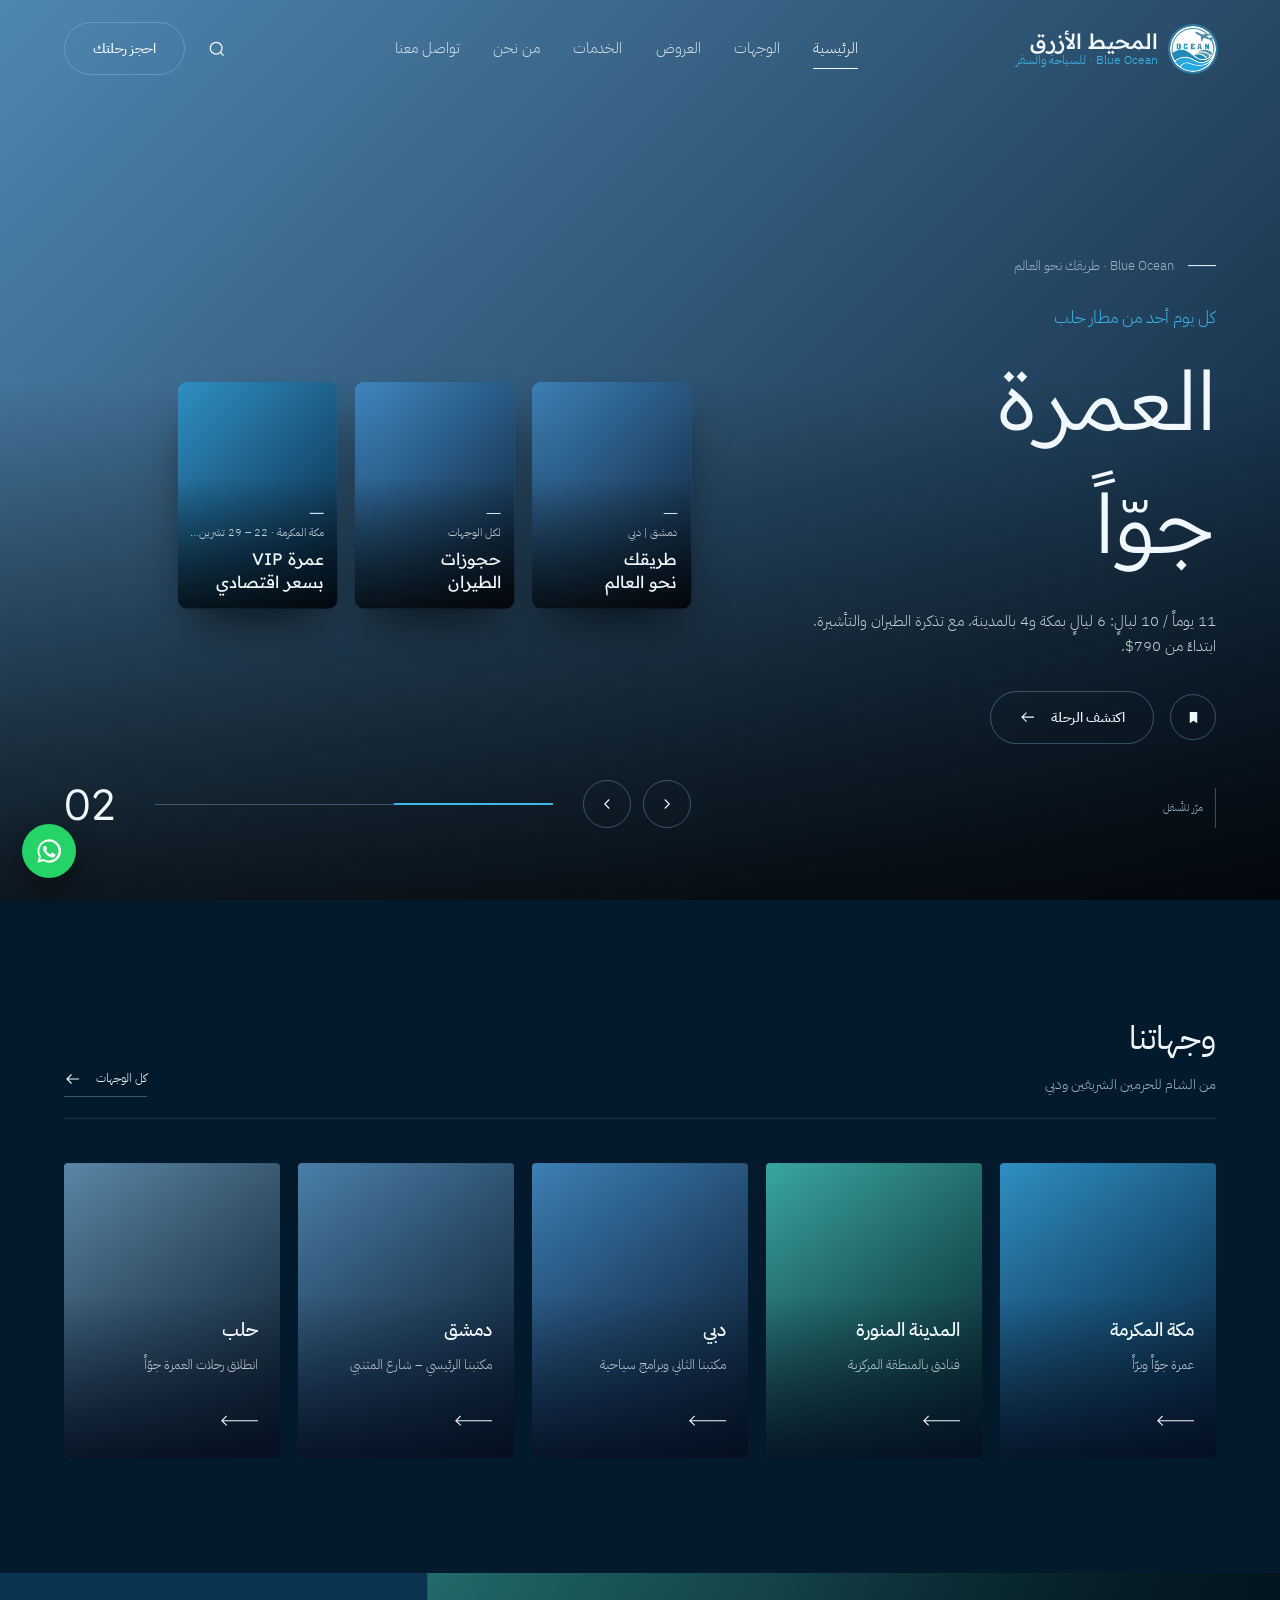
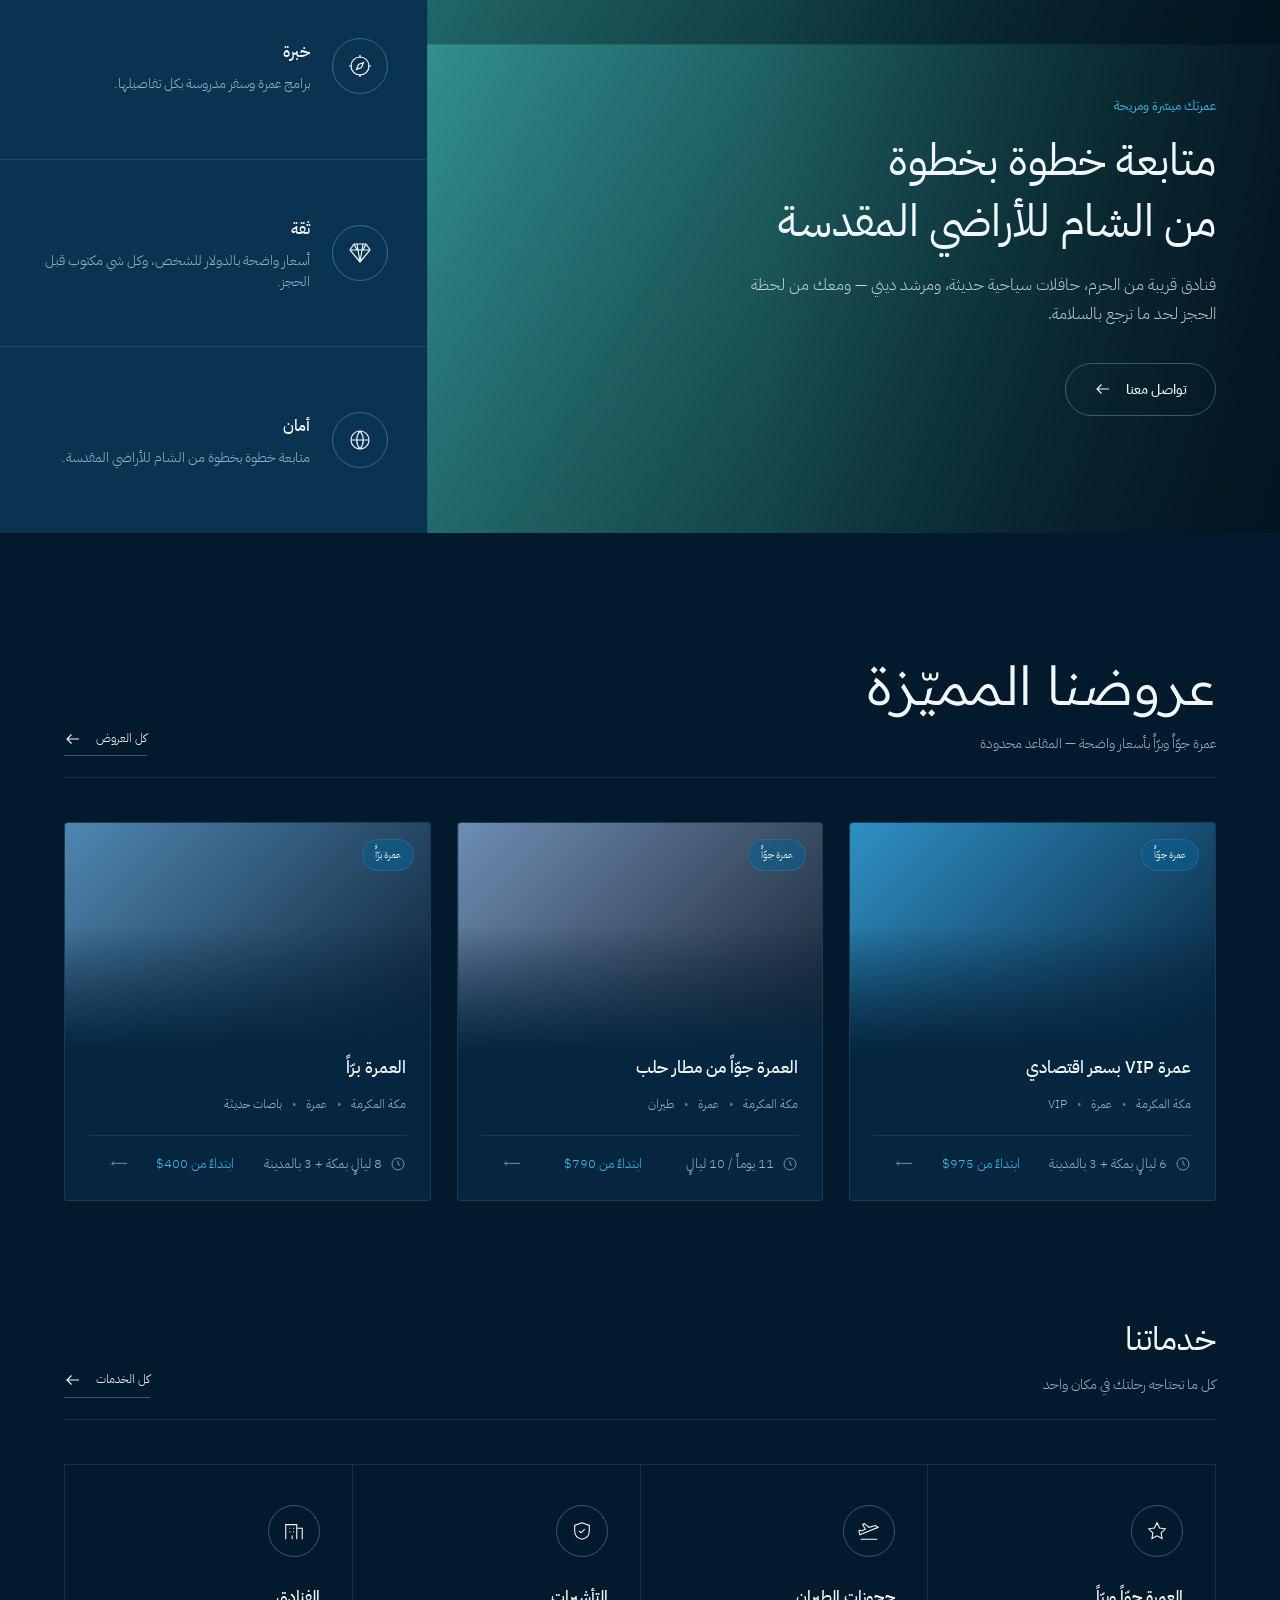
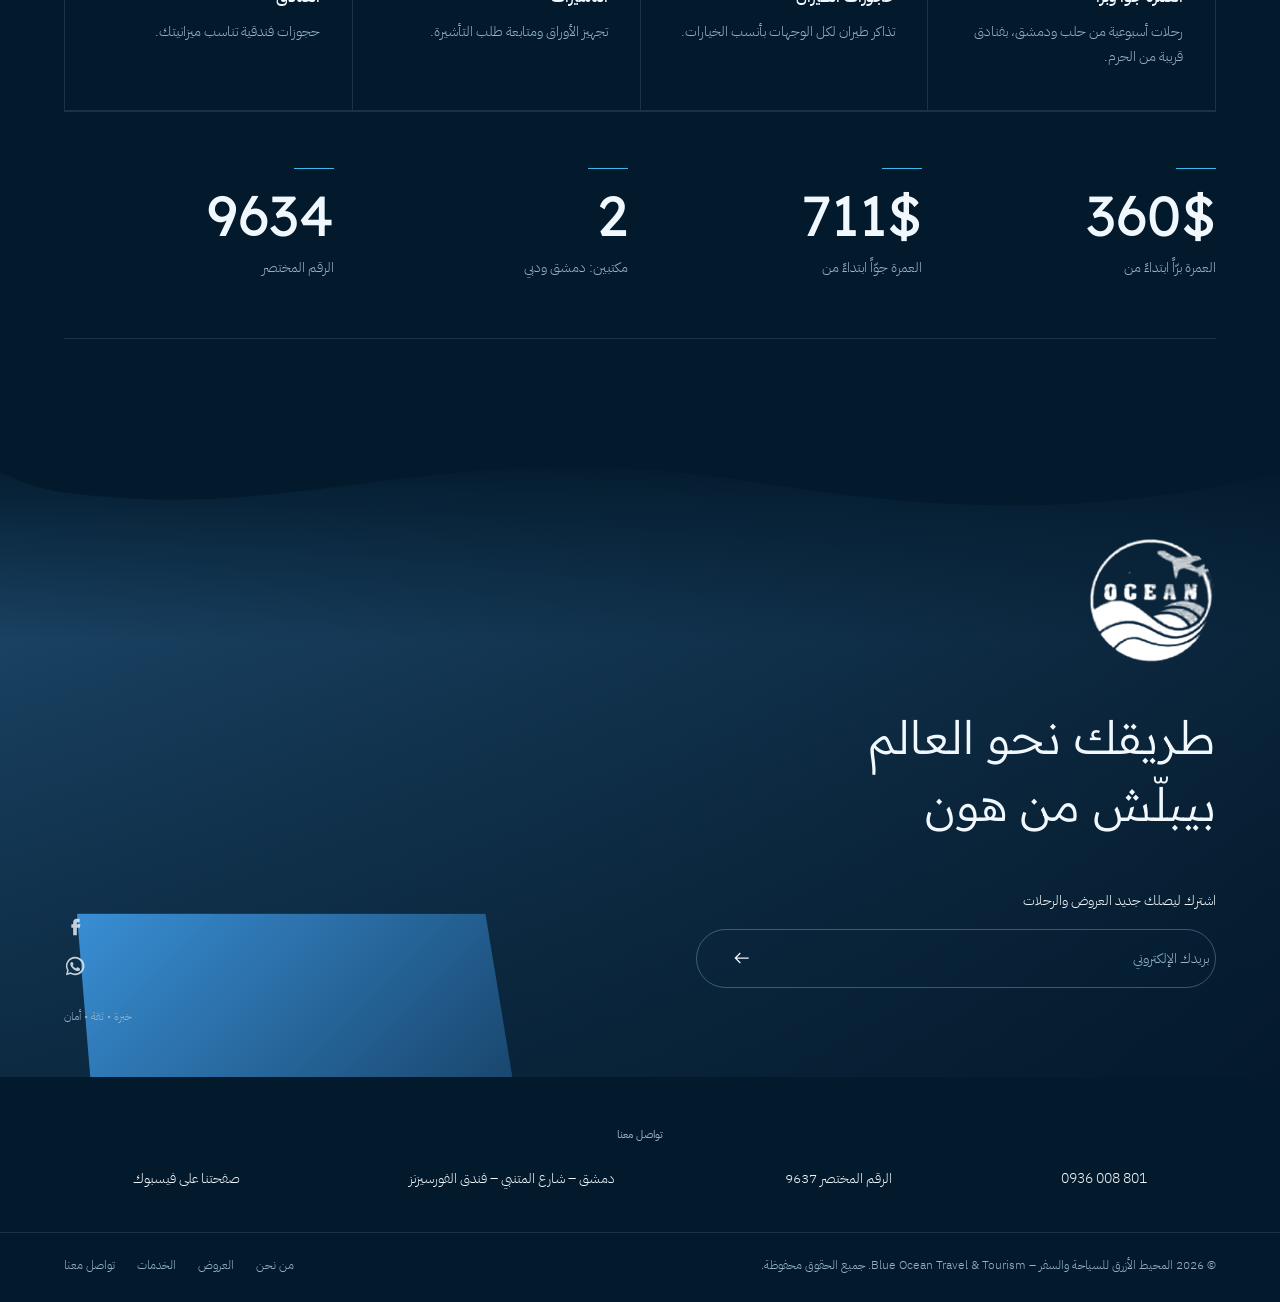
<file: index.html>
<!DOCTYPE html>
<html lang="ar" dir="rtl">
<head>
  <meta charset="UTF-8" />
  <meta name="viewport" content="width=device-width, initial-scale=1.0" />
  <link rel="preconnect" href="https://fonts.googleapis.com" />
  <link rel="preconnect" href="https://fonts.gstatic.com" crossorigin />
  <link href="https://fonts.googleapis.com/css2?family=IBM+Plex+Sans+Arabic:wght@300;400;500&family=Readex+Pro:wght@200;300;400;500&display=swap" rel="stylesheet" />
  <link rel="icon" type="image/png" href="images/favicon.png" />
  <link rel="stylesheet" href="css/style.css" />
  <link rel="stylesheet" href="css/rtl.css" />
  <title>المحيط الأزرق للسياحة والسفر | Blue Ocean Travel & Tourism – دمشق | دبي</title>
  <meta name="description" content="المحيط الأزرق للسياحة والسفر – Blue Ocean: عمرة جوّاً من حلب وعمرة برّاً، حجوزات طيران، تأشيرات، فنادق وبرامج سياحية. دمشق | دبي." />
</head>
<body data-page="home">
  <div id="site-header"></div>

  <section class="hero" id="hero">
    <div class="hero__timer"><span></span></div>
    <div class="hero__bg" id="heroBg"></div>
    <div class="hero__shade"></div>

    <div class="hero__content">
      <p class="hero__eyebrow">Blue Ocean · طريقك نحو العالم</p>
      <p class="hero__place mask"><span id="heroPlace"></span></p>
      <h1 class="hero__title" id="heroTitle"></h1>
      <p class="hero__desc mask"><span id="heroDesc"></span></p>
      <div class="mask">
        <span class="hero__actions-inner">
          <button class="btn-round" aria-label="حفظ">
            <svg viewBox="0 0 24 24" fill="currentColor"><path d="M6 3h12v18l-6-4-6 4z"/></svg>
          </button>
          <a href="#" class="btn" id="heroLink">اكتشف الرحلة
            <svg viewBox="0 0 24 24" fill="none" stroke="currentColor" stroke-width="1.5"><path d="M4 12h15M14 6l6 6-6 6"/></svg>
          </a>
        </span>
      </div>
    </div>

    <div class="hero__cards" id="heroCards"></div>

    <div class="hero__controls">
      <button class="arrow" id="prevBtn" aria-label="السابق"><svg viewBox="0 0 24 24" fill="none" stroke="currentColor" stroke-width="1.5"><path d="m15 18-6-6 6-6"/></svg></button>
      <button class="arrow" id="nextBtn" aria-label="التالي"><svg viewBox="0 0 24 24" fill="none" stroke="currentColor" stroke-width="1.5"><path d="m9 18 6-6-6-6"/></svg></button>
      <div class="hero__progress"><span id="progressFill"></span></div>
      <div class="hero__num mask"><span id="heroNum">01</span></div>
    </div>

    <div class="hero__scroll"><i></i>مرّر للأسفل</div>
  </section>

  <section class="section">
    <div class="container">
      <div class="section-head reveal">
        <div>
          <h2 class="h-md">وجهاتنا</h2>
          <p>من الشام للحرمين الشريفين ودبي</p>
        </div>
        <a href="destinations.html" class="link-all">كل الوجهات
          <svg viewBox="0 0 24 24" fill="none" stroke="currentColor" stroke-width="1.5"><path d="M4 12h15M14 6l6 6-6 6"/></svg></a>
      </div>
      <div class="dest-grid" id="popularDest"></div>
    </div>
  </section>

  <section class="split">
    <div class="split__media" data-bg="madinah">
      <div class="split__content reveal">
        <span class="eyebrow">عمرتك ميسّرة ومريحة</span>
        <h2 class="h-md">متابعة خطوة بخطوة<br/>من الشام للأراضي المقدسة</h2>
        <p>فنادق قريبة من الحرم، حافلات سياحية حديثة، ومرشد ديني — ومعك من لحظة الحجز لحد ما ترجع بالسلامة.</p>
        <a href="contact.html" class="btn">تواصل معنا
          <svg viewBox="0 0 24 24" fill="none" stroke="currentColor" stroke-width="1.5"><path d="M4 12h15M14 6l6 6-6 6"/></svg></a>
      </div>
    </div>
    <div class="split__features" id="homeFeatures"></div>
  </section>

  <section class="section">
    <div class="container">
      <div class="section-head reveal">
        <div>
          <h2 class="h-lg">عروضنا المميّزة</h2>
          <p>عمرة جوّاً وبرّاً بأسعار واضحة — المقاعد محدودة</p>
        </div>
        <a href="tours.html" class="link-all">كل العروض
          <svg viewBox="0 0 24 24" fill="none" stroke="currentColor" stroke-width="1.5"><path d="M4 12h15M14 6l6 6-6 6"/></svg></a>
      </div>
      <div class="tours-grid" id="signatureTours"></div>
    </div>
  </section>

  <section class="section section--tight">
    <div class="container">
      <div class="section-head reveal">
        <div>
          <h2 class="h-md">خدماتنا</h2>
          <p>كل ما تحتاجه رحلتك في مكان واحد</p>
        </div>
        <a href="services.html" class="link-all">كل الخدمات
          <svg viewBox="0 0 24 24" fill="none" stroke="currentColor" stroke-width="1.5"><path d="M4 12h15M14 6l6 6-6 6"/></svg></a>
      </div>
      <div class="services" id="homeServices"></div>

      <div class="stats">
        <div class="stat reveal"><b>400$</b><span>العمرة برّاً ابتداءً من</span></div>
        <div class="stat reveal"><b>790$</b><span>العمرة جوّاً ابتداءً من</span></div>
        <div class="stat reveal"><b>2</b><span>مكتبين: دمشق ودبي</span></div>
        <div class="stat reveal"><b>9637</b><span>الرقم المختصر</span></div>
      </div>
    </div>
  </section>


  <div id="site-footer"></div>
  <script src="js/data.js"></script>
  <script src="js/main.js"></script>
  <script src="js/animations.js"></script>
</body>
</html>
</file>
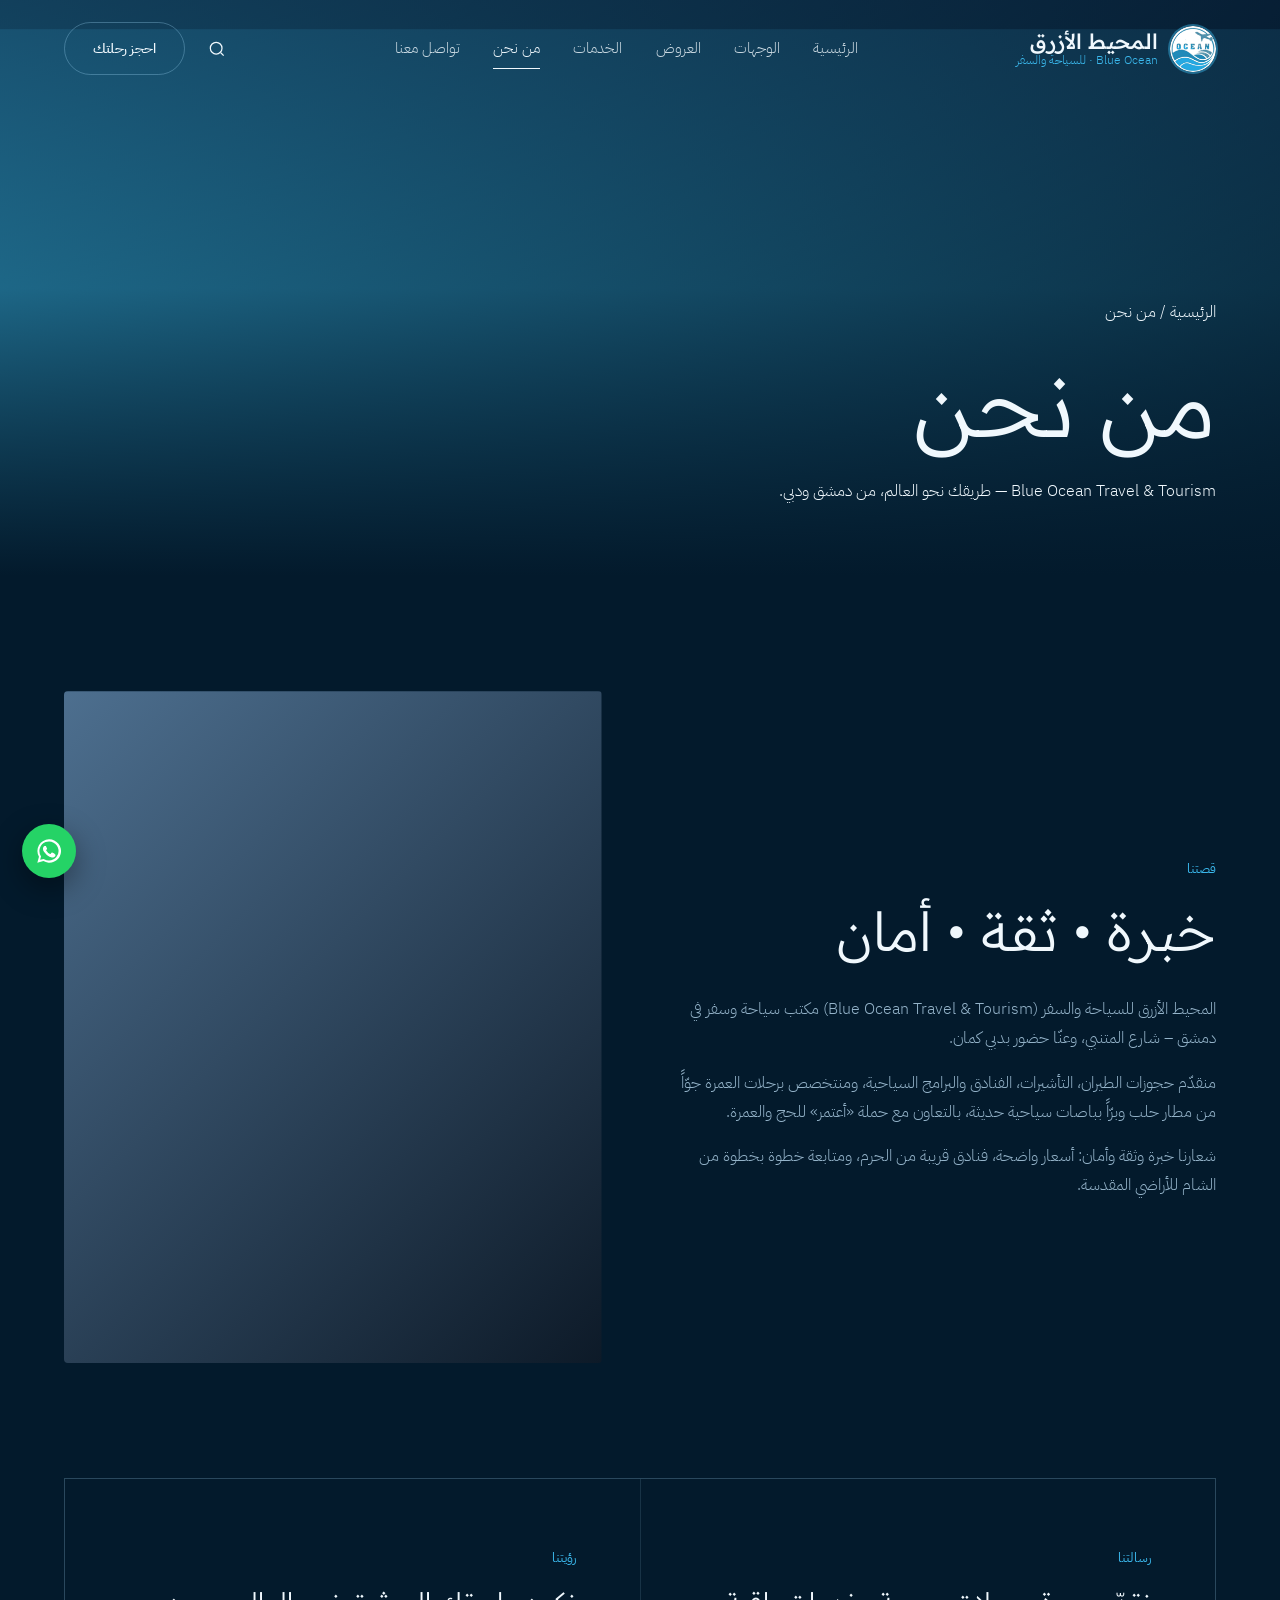
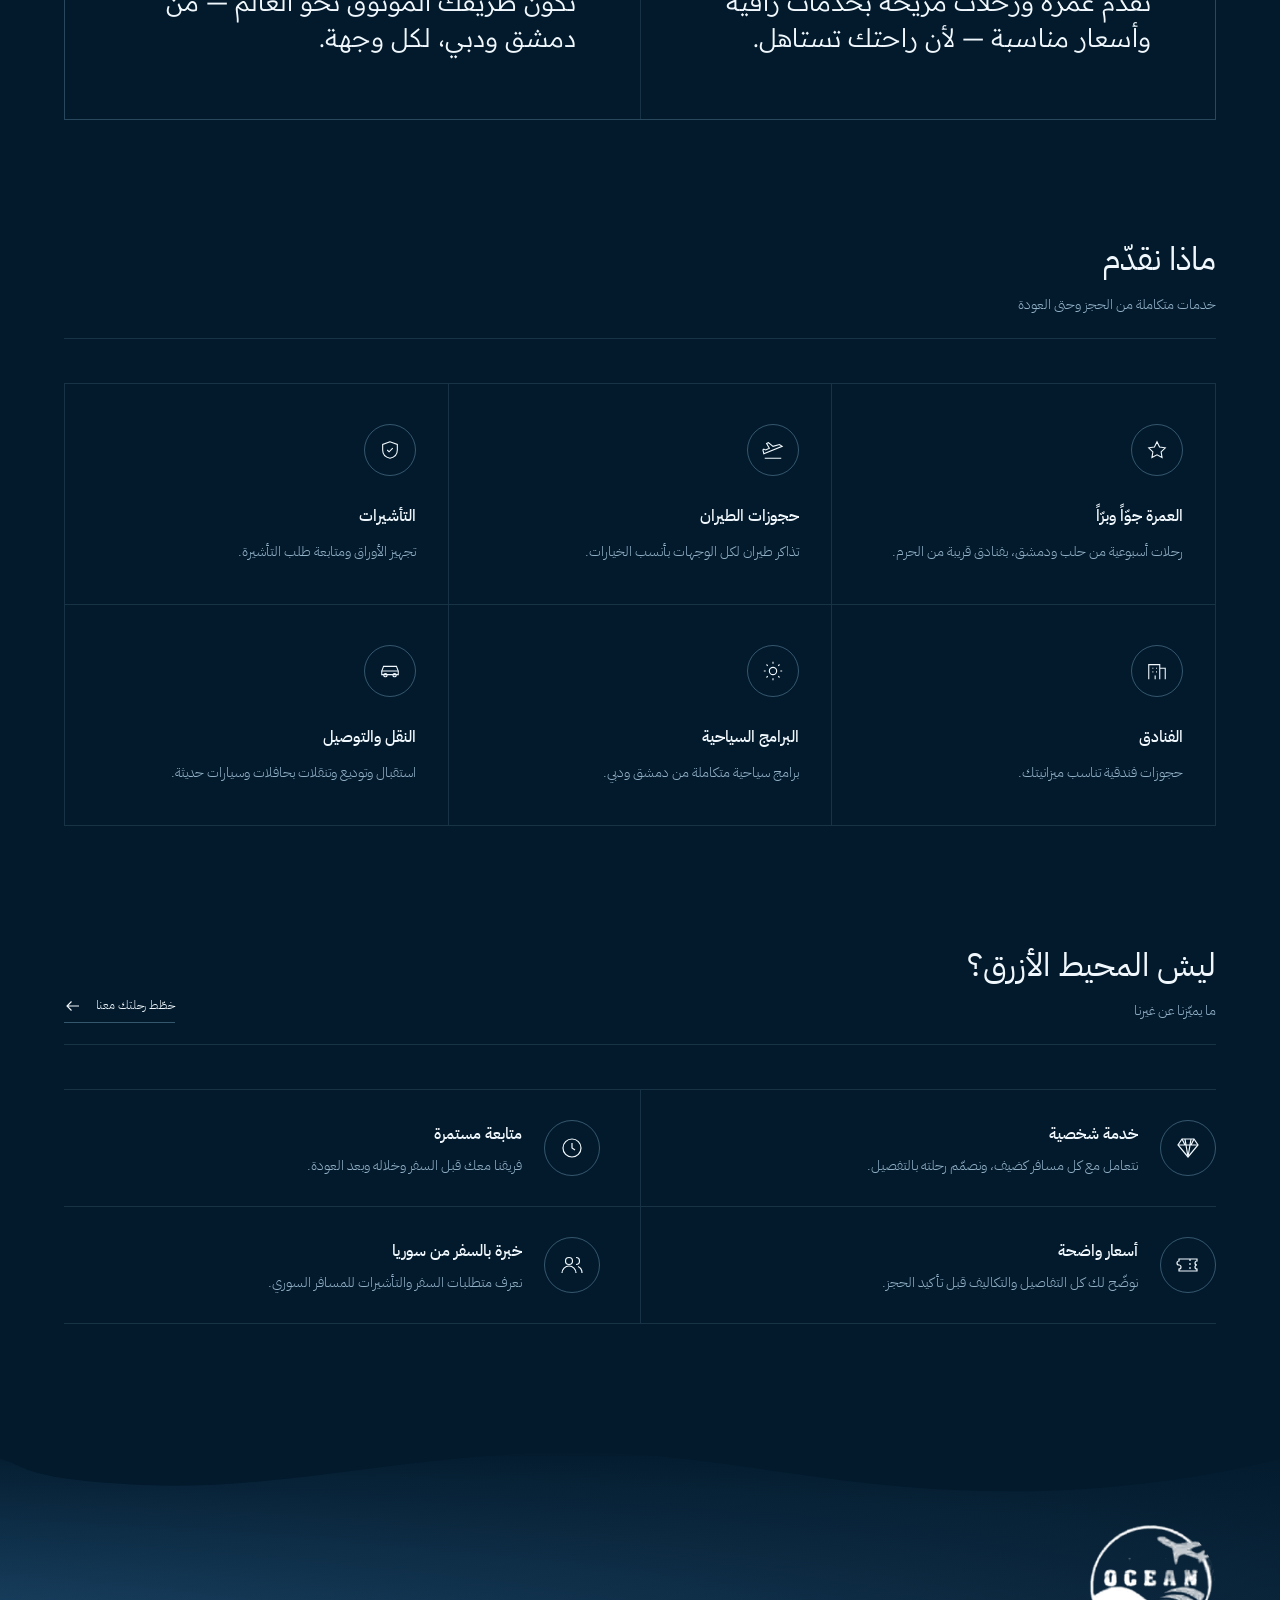
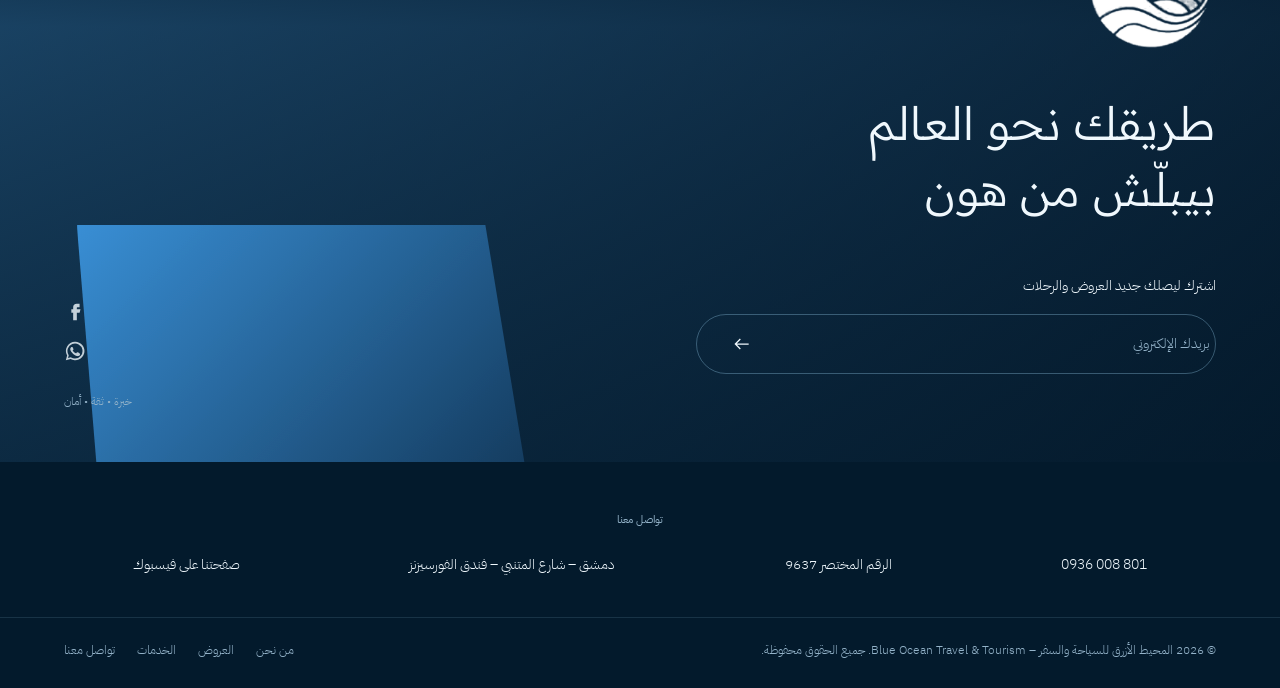
<file: about.html>
<!DOCTYPE html>
<html lang="ar" dir="rtl">
<head>
  <meta charset="UTF-8" />
  <meta name="viewport" content="width=device-width, initial-scale=1.0" />
  <link rel="preconnect" href="https://fonts.googleapis.com" />
  <link rel="preconnect" href="https://fonts.gstatic.com" crossorigin />
  <link href="https://fonts.googleapis.com/css2?family=IBM+Plex+Sans+Arabic:wght@300;400;500&family=Readex+Pro:wght@200;300;400;500&display=swap" rel="stylesheet" />
  <link rel="icon" type="image/png" href="images/favicon.png" />
  <link rel="stylesheet" href="css/style.css" />
  <link rel="stylesheet" href="css/rtl.css" />
  <title>من نحن – المحيط الأزرق للسياحة والسفر | Blue Ocean</title>
  <meta name="description" content="تعرّف على المحيط الأزرق للسياحة والسفر – Blue Ocean: مكاتبنا في دمشق ودبي، خبرة • ثقة • أمان." />
</head>
<body data-page="about">
  <div id="site-header"></div>

  <section class="page-hero" data-bg="sea">
    <div class="container">
      <p class="crumbs"><a href="index.html">الرئيسية</a> / من نحن</p>
      <h1 class="h-xl">من نحن</h1>
      <p>Blue Ocean Travel & Tourism — طريقك نحو العالم، من دمشق ودبي.</p>
    </div>
  </section>

  <section class="section">
    <div class="container two-col">
      <div class="reveal">
        <span class="eyebrow">قصتنا</span>
        <h2 class="h-lg" style="margin-bottom:28px">خبرة • ثقة • أمان</h2>
        <p>المحيط الأزرق للسياحة والسفر (Blue Ocean Travel & Tourism) مكتب سياحة وسفر في دمشق – شارع المتنبي، وعنّا حضور بدبي كمان.</p>
        <p>منقدّم حجوزات الطيران، التأشيرات، الفنادق والبرامج السياحية، ومنتخصص برحلات العمرة جوّاً من مطار حلب وبرّاً بباصات سياحية حديثة، بالتعاون مع حملة «أعتمر» للحج والعمرة.</p>
        <p>شعارنا خبرة وثقة وأمان: أسعار واضحة، فنادق قريبة من الحرم، ومتابعة خطوة بخطوة من الشام للأراضي المقدسة.</p>
      </div>
      <div class="two-col__img reveal" data-bg="team"></div>
    </div>
  </section>

  <section class="section section--tight">
    <div class="container">
      <div class="mv">
        <div class="reveal">
          <span class="eyebrow">رسالتنا</span>
          <blockquote>نقدّم عمرة ورحلات مريحة بخدمات راقية وأسعار مناسبة — لأن راحتك تستاهل.</blockquote>
        </div>
        <div class="reveal">
          <span class="eyebrow">رؤيتنا</span>
          <blockquote>نكون طريقك الموثوق نحو العالم — من دمشق ودبي، لكل وجهة.</blockquote>
        </div>
      </div>
    </div>
  </section>

  <section class="section section--tight">
    <div class="container">
      <div class="section-head reveal">
        <div><h2 class="h-md">ماذا نقدّم</h2><p>خدمات متكاملة من الحجز وحتى العودة</p></div>
      </div>
      <div class="services services--3" id="aboutServices"></div>
    </div>
  </section>

  <section class="section section--tight">
    <div class="container">
      <div class="section-head reveal">
        <div><h2 class="h-md">ليش المحيط الأزرق؟</h2><p>ما يميّزنا عن غيرنا</p></div>
        <a href="contact.html" class="link-all">خطّط رحلتك معنا
          <svg viewBox="0 0 24 24" fill="none" stroke="currentColor" stroke-width="1.5"><path d="M4 12h15M14 6l6 6-6 6"/></svg></a>
      </div>
      <div class="why" id="aboutWhy"></div>
    </div>
  </section>

  <div id="site-footer"></div>
  <script src="js/data.js"></script>
  <script src="js/main.js"></script>
  <script src="js/animations.js"></script>
</body>
</html>
</file>
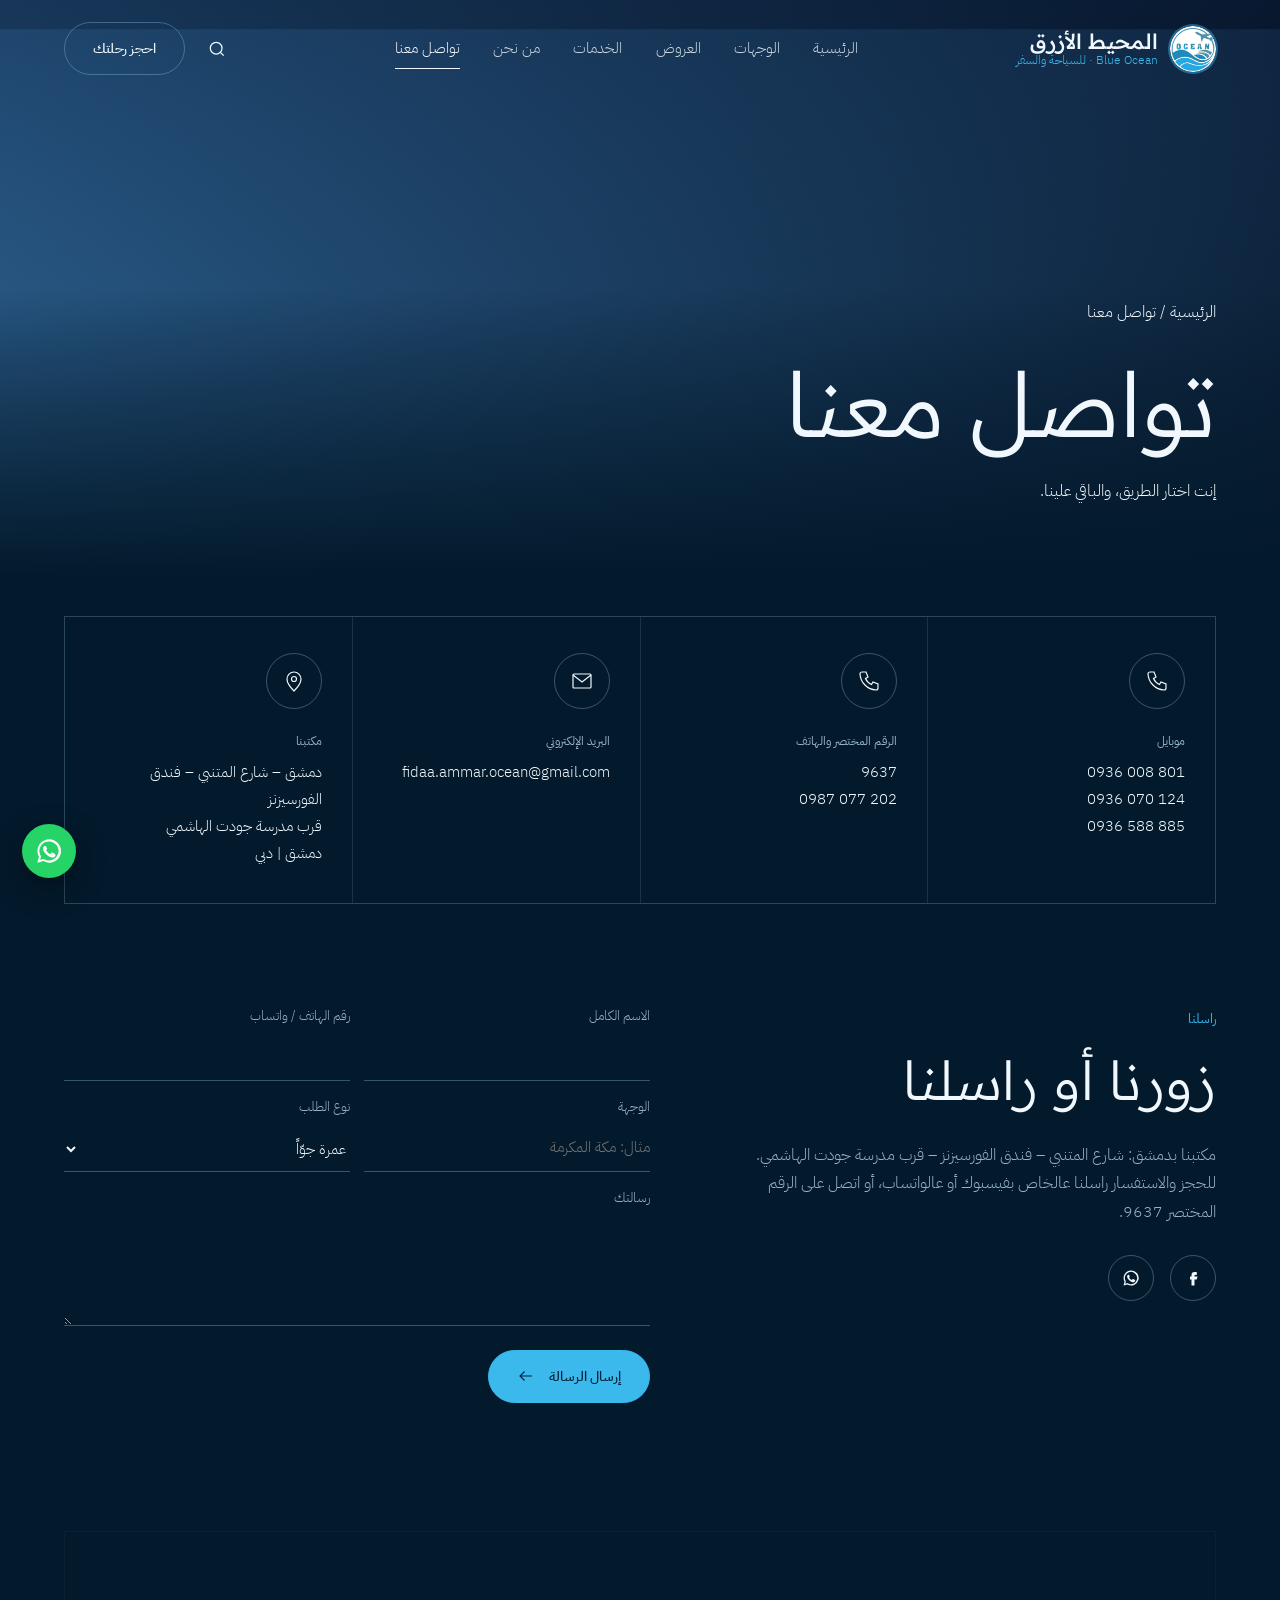
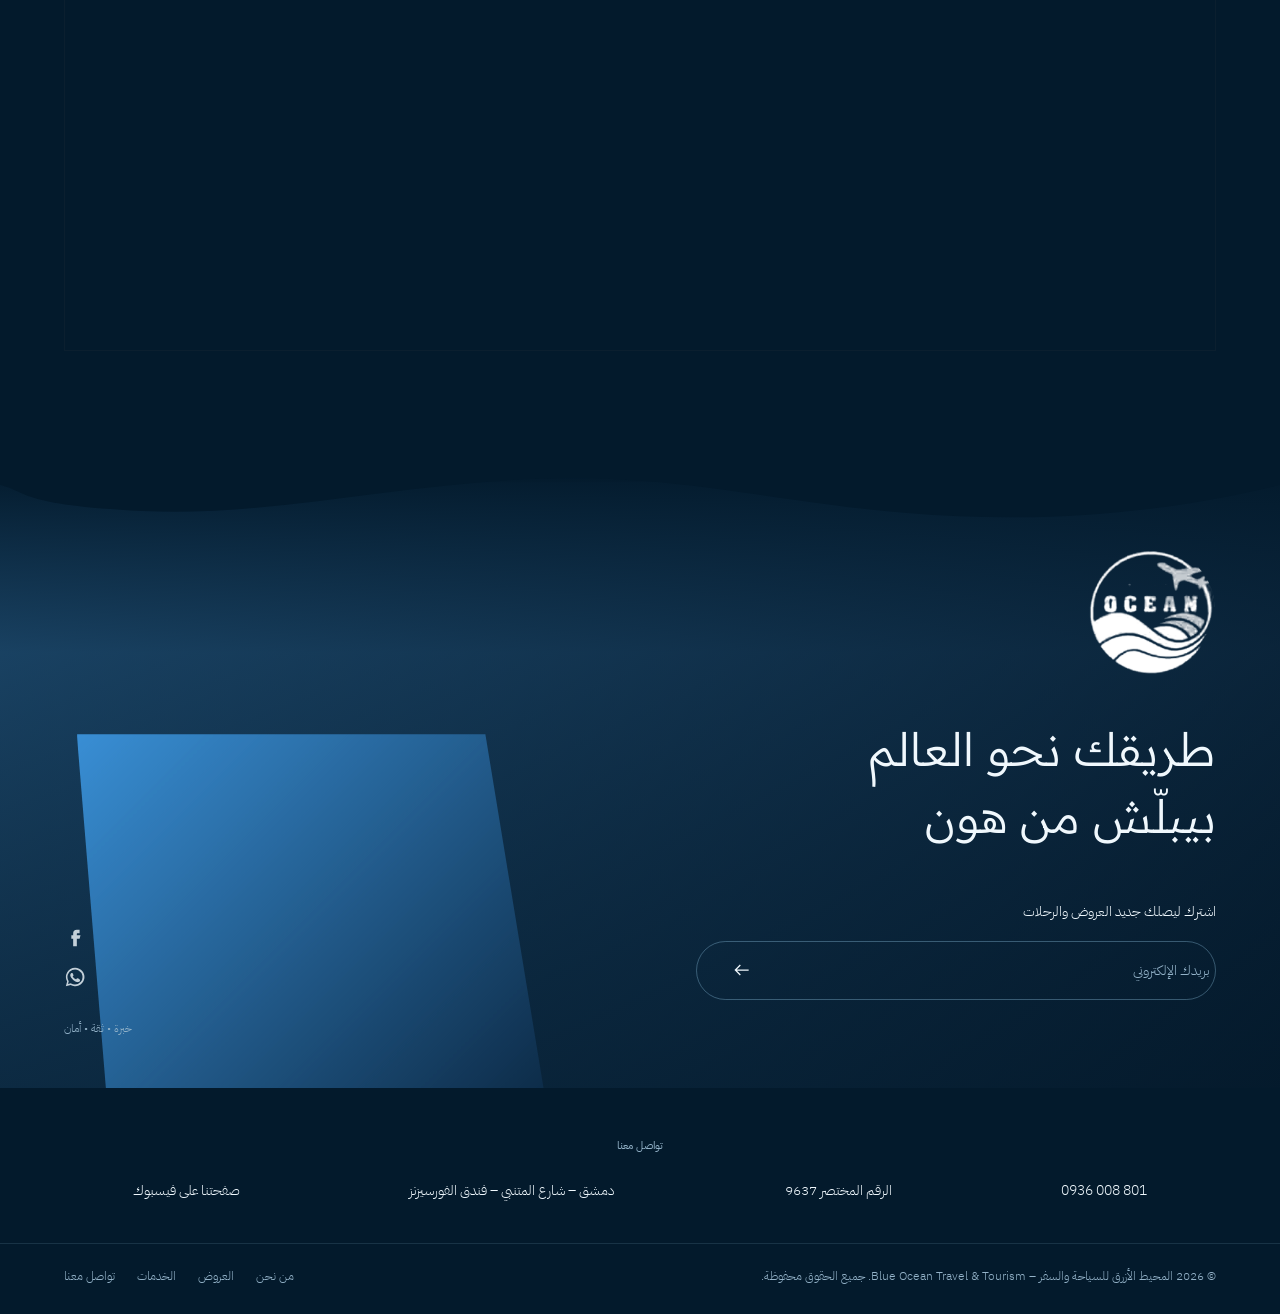
<file: contact.html>
<!DOCTYPE html>
<html lang="ar" dir="rtl">
<head>
  <meta charset="UTF-8" />
  <meta name="viewport" content="width=device-width, initial-scale=1.0" />
  <link rel="preconnect" href="https://fonts.googleapis.com" />
  <link rel="preconnect" href="https://fonts.gstatic.com" crossorigin />
  <link href="https://fonts.googleapis.com/css2?family=IBM+Plex+Sans+Arabic:wght@300;400;500&family=Readex+Pro:wght@200;300;400;500&display=swap" rel="stylesheet" />
  <link rel="icon" type="image/png" href="images/favicon.png" />
  <link rel="stylesheet" href="css/style.css" />
  <link rel="stylesheet" href="css/rtl.css" />
  <title>تواصل معنا – المحيط الأزرق للسياحة والسفر | Blue Ocean</title>
  <meta name="description" content="تواصل مع المحيط الأزرق للسياحة والسفر: 0936008801 – الرقم المختصر 9637. دمشق – شارع المتنبي – فندق الفورسيزنز." />
</head>
<body data-page="contact">
  <div id="site-header"></div>

  <section class="page-hero" data-bg="sky">
    <div class="container">
      <p class="crumbs"><a href="index.html">الرئيسية</a> / تواصل معنا</p>
      <h1 class="h-xl">تواصل معنا</h1>
      <p>إنت اختار الطريق، والباقي علينا.</p>
    </div>
  </section>

  <section class="section" style="padding-top:40px">
    <div class="container">
      <div class="contact-cards" id="contactCards"></div>

      <div class="contact-layout">
        <div class="reveal">
          <span class="eyebrow">راسلنا</span>
          <h2 class="h-lg" style="margin-bottom:24px">زورنا أو راسلنا</h2>
          <p>مكتبنا بدمشق: شارع المتنبي – فندق الفورسيزنز – قرب مدرسة جودت الهاشمي. للحجز والاستفسار راسلنا عالخاص بفيسبوك أو عالواتساب، أو اتصل على الرقم المختصر 9637.</p>
          <div class="contact-social" id="contactSocial"></div>
        </div>

        <form class="form form--2 reveal" data-mail="استفسار من الموقع">
          <div class="field"><label for="cName">الاسم الكامل</label><input id="cName" name="الاسم" required /></div>
          <div class="field"><label for="cPhone">رقم الهاتف / واتساب</label><input id="cPhone" name="الهاتف" type="tel" dir="ltr" required /></div>
          <div class="field"><label for="cDest">الوجهة</label><input id="cDest" name="الوجهة" placeholder="مثال: مكة المكرمة" /></div>
          <div class="field"><label for="cSubject">نوع الطلب</label>
            <select id="cSubject" name="نوع الطلب">
              <option>عمرة جوّاً</option><option>عمرة برّاً</option><option>عمرة VIP</option>
              <option>حجز طيران</option><option>تأشيرة</option><option>فندق</option><option>برنامج سياحي</option><option>أخرى</option>
            </select></div>
          <div class="field full"><label for="cMessage">رسالتك</label><textarea id="cMessage" name="الرسالة" required></textarea></div>
          <div class="full">
            <button class="btn btn--solid">إرسال الرسالة
              <svg viewBox="0 0 24 24" fill="none" stroke="currentColor" stroke-width="1.5"><path d="M4 12h15M14 6l6 6-6 6"/></svg></button>
            <p class="form__msg" style="margin-top:12px"></p>
          </div>
        </form>
      </div>

      <div class="map reveal">
        <iframe title="موقع المؤسسة" loading="lazy" src="https://www.google.com/maps?q=Four+Seasons+Hotel+Damascus&z=16&output=embed"></iframe>
      </div>
    </div>
  </section>

  <div id="site-footer"></div>
  <script src="js/data.js"></script>
  <script src="js/main.js"></script>
  <script src="js/animations.js"></script>
</body>
</html>
</file>
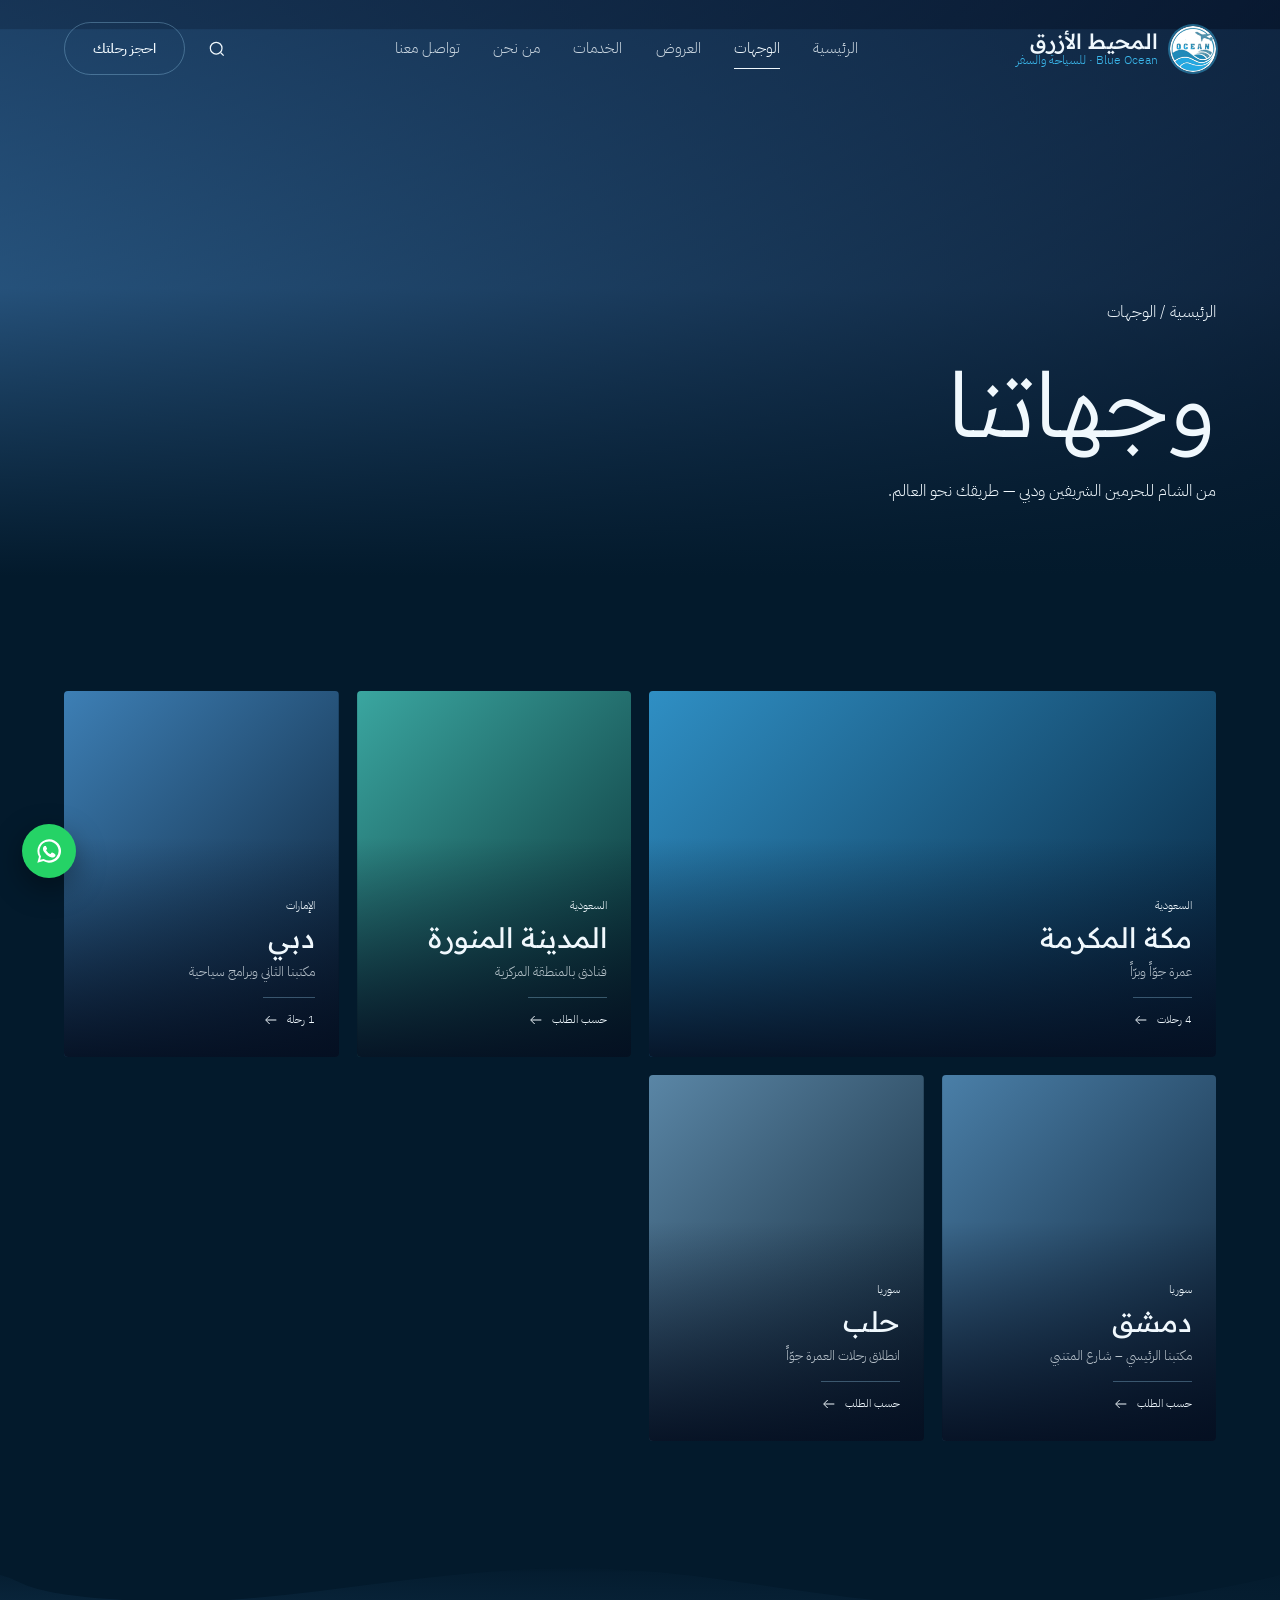
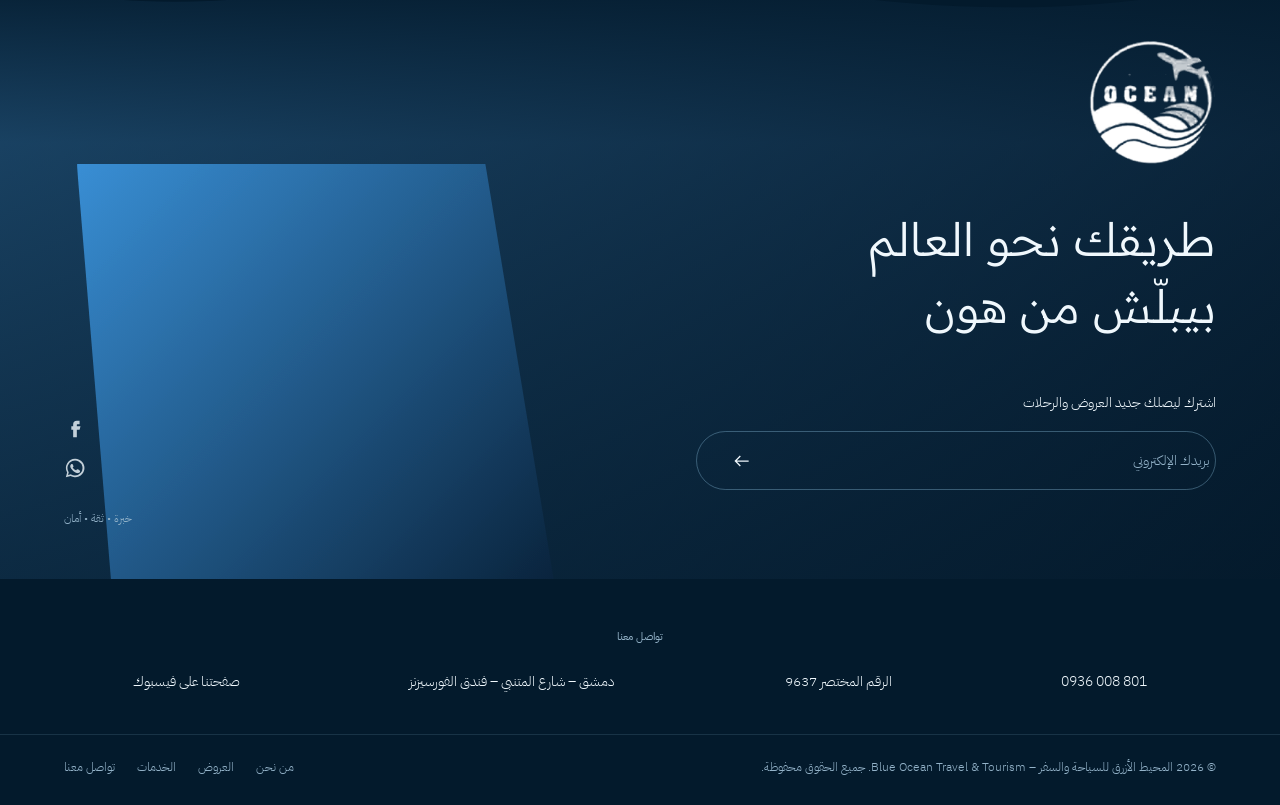
<file: destinations.html>
<!DOCTYPE html>
<html lang="ar" dir="rtl">
<head>
  <meta charset="UTF-8" />
  <meta name="viewport" content="width=device-width, initial-scale=1.0" />
  <link rel="preconnect" href="https://fonts.googleapis.com" />
  <link rel="preconnect" href="https://fonts.gstatic.com" crossorigin />
  <link href="https://fonts.googleapis.com/css2?family=IBM+Plex+Sans+Arabic:wght@300;400;500&family=Readex+Pro:wght@200;300;400;500&display=swap" rel="stylesheet" />
  <link rel="icon" type="image/png" href="images/favicon.png" />
  <link rel="stylesheet" href="css/style.css" />
  <link rel="stylesheet" href="css/rtl.css" />
  <title>الوجهات – المحيط الأزرق للسياحة والسفر | Blue Ocean</title>
  <meta name="description" content="وجهات المحيط الأزرق: مكة المكرمة والمدينة المنورة، دبي، دمشق وحلب." />
</head>
<body data-page="destinations">
  <div id="site-header"></div>

  <section class="page-hero" data-bg="dubai">
    <div class="container">
      <p class="crumbs"><a href="index.html">الرئيسية</a> / الوجهات</p>
      <h1 class="h-xl">وجهاتنا</h1>
      <p>من الشام للحرمين الشريفين ودبي — طريقك نحو العالم.</p>
    </div>
  </section>

  <section class="section">
    <div class="container">
      <div class="dest-tiles" id="destGrid"></div>
    </div>
  </section>

  <div id="site-footer"></div>
  <script src="js/data.js"></script>
  <script src="js/main.js"></script>
  <script src="js/animations.js"></script>
</body>
</html>
</file>
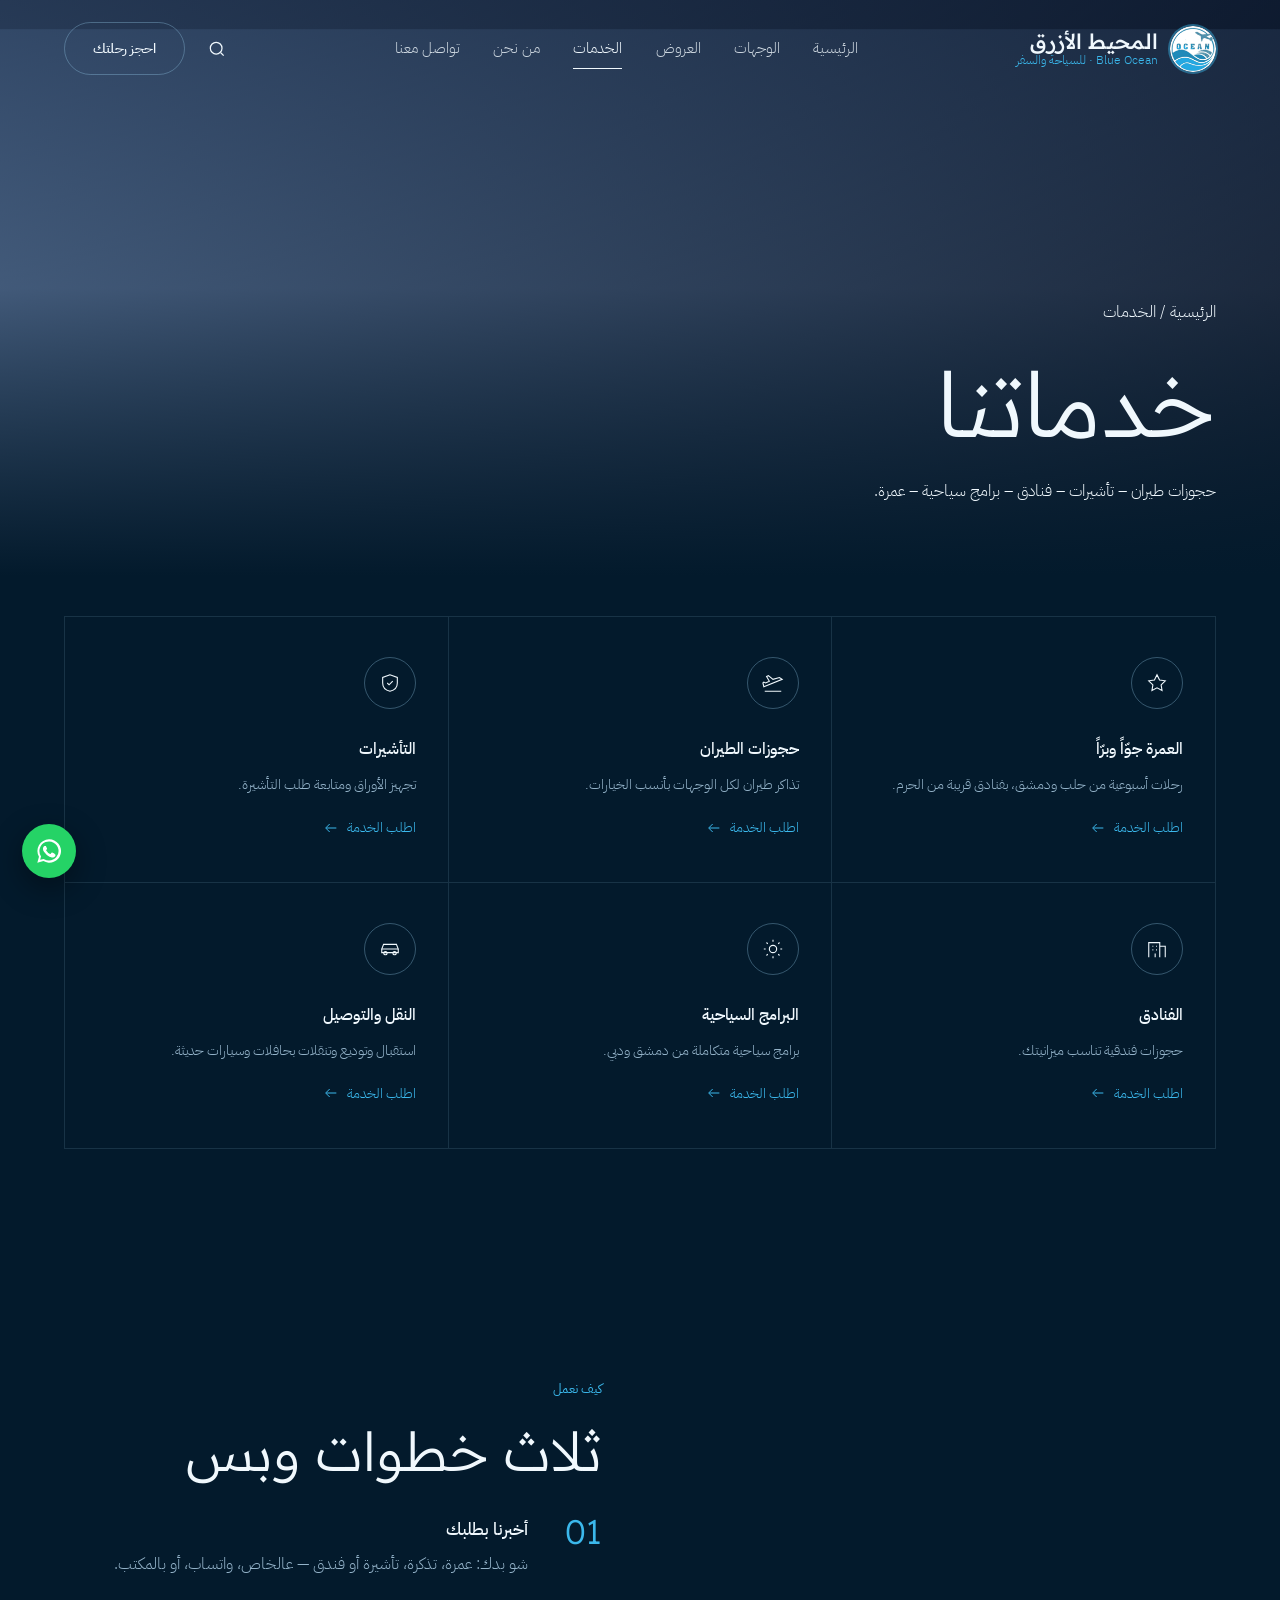
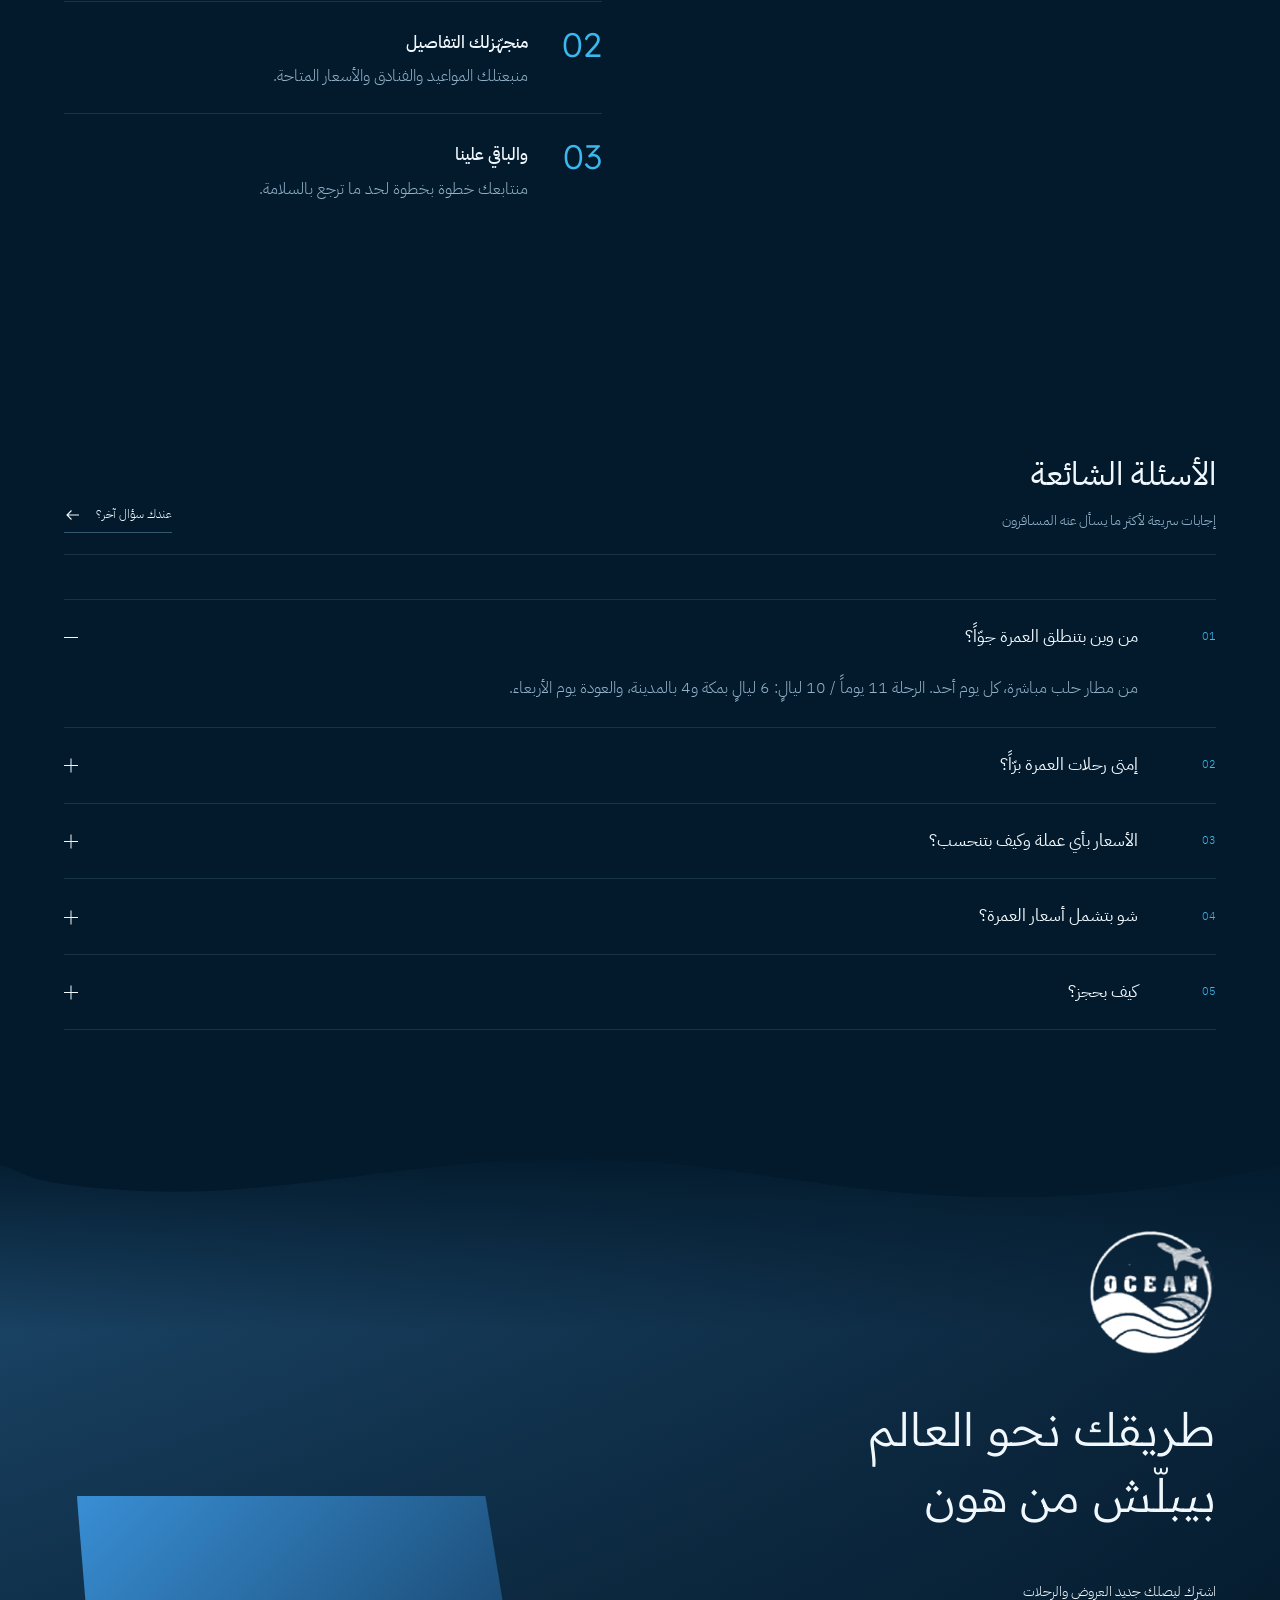
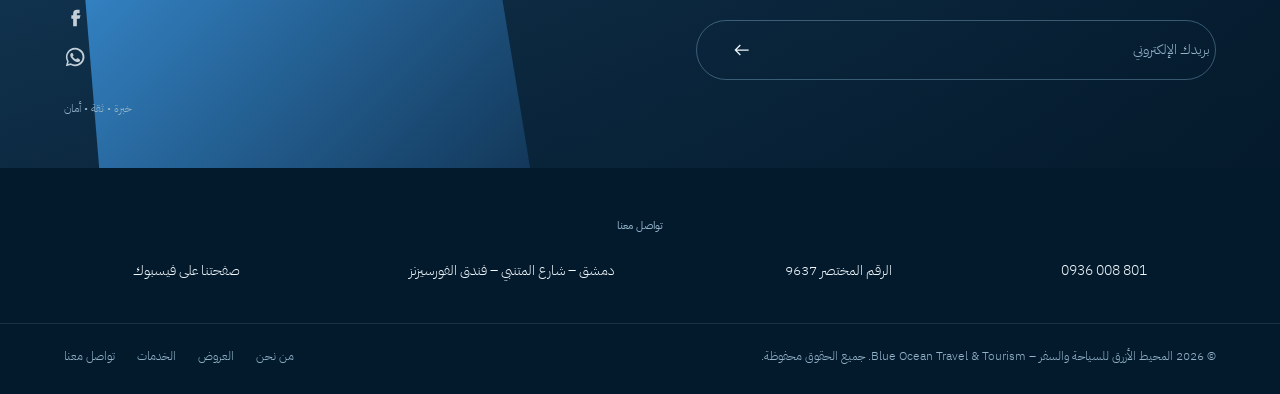
<file: services.html>
<!DOCTYPE html>
<html lang="ar" dir="rtl">
<head>
  <meta charset="UTF-8" />
  <meta name="viewport" content="width=device-width, initial-scale=1.0" />
  <link rel="preconnect" href="https://fonts.googleapis.com" />
  <link rel="preconnect" href="https://fonts.gstatic.com" crossorigin />
  <link href="https://fonts.googleapis.com/css2?family=IBM+Plex+Sans+Arabic:wght@300;400;500&family=Readex+Pro:wght@200;300;400;500&display=swap" rel="stylesheet" />
  <link rel="icon" type="image/png" href="images/favicon.png" />
  <link rel="stylesheet" href="css/style.css" />
  <link rel="stylesheet" href="css/rtl.css" />
  <title>خدماتنا – المحيط الأزرق للسياحة والسفر | Blue Ocean</title>
  <meta name="description" content="خدمات المحيط الأزرق: العمرة جوّاً وبرّاً، حجوزات الطيران، التأشيرات، الفنادق، البرامج السياحية والنقل." />
</head>
<body data-page="services">
  <div id="site-header"></div>

  <section class="page-hero" data-bg="plane">
    <div class="container">
      <p class="crumbs"><a href="index.html">الرئيسية</a> / الخدمات</p>
      <h1 class="h-xl">خدماتنا</h1>
      <p>حجوزات طيران – تأشيرات – فنادق – برامج سياحية – عمرة.</p>
    </div>
  </section>

  <section class="section" style="padding-top:40px">
    <div class="container">
      <div class="services services--3" id="servicesGrid"></div>
    </div>
  </section>

  <section class="section section--tight">
    <div class="container two-col">
      <div class="two-col__img" data-bg="hotel"></div>
      <div class="reveal">
        <span class="eyebrow">كيف نعمل</span>
        <h2 class="h-lg" style="margin-bottom:28px">ثلاث خطوات وبس</h2>
        <ul class="steps">
          <li><b>01</b><div><h4>أخبرنا بطلبك</h4><p>شو بدك: عمرة، تذكرة، تأشيرة أو فندق — عالخاص، واتساب، أو بالمكتب.</p></div></li>
          <li><b>02</b><div><h4>منجهّزلك التفاصيل</h4><p>منبعتلك المواعيد والفنادق والأسعار المتاحة.</p></div></li>
          <li><b>03</b><div><h4>والباقي علينا</h4><p>منتابعك خطوة بخطوة لحد ما ترجع بالسلامة.</p></div></li>
        </ul>
      </div>
    </div>
  </section>

  <section class="section section--tight">
    <div class="container">
      <div class="section-head reveal"><div><h2 class="h-md">الأسئلة الشائعة</h2><p>إجابات سريعة لأكثر ما يسأل عنه المسافرون</p></div>
        <a href="contact.html" class="link-all">عندك سؤال آخر؟
          <svg viewBox="0 0 24 24" fill="none" stroke="currentColor" stroke-width="1.5"><path d="M4 12h15M14 6l6 6-6 6"/></svg></a></div>
      <div class="itinerary faq" id="faqList"></div>
    </div>
  </section>

  <div id="site-footer"></div>
  <script src="js/data.js"></script>
  <script src="js/main.js"></script>
  <script src="js/animations.js"></script>
</body>
</html>
</file>
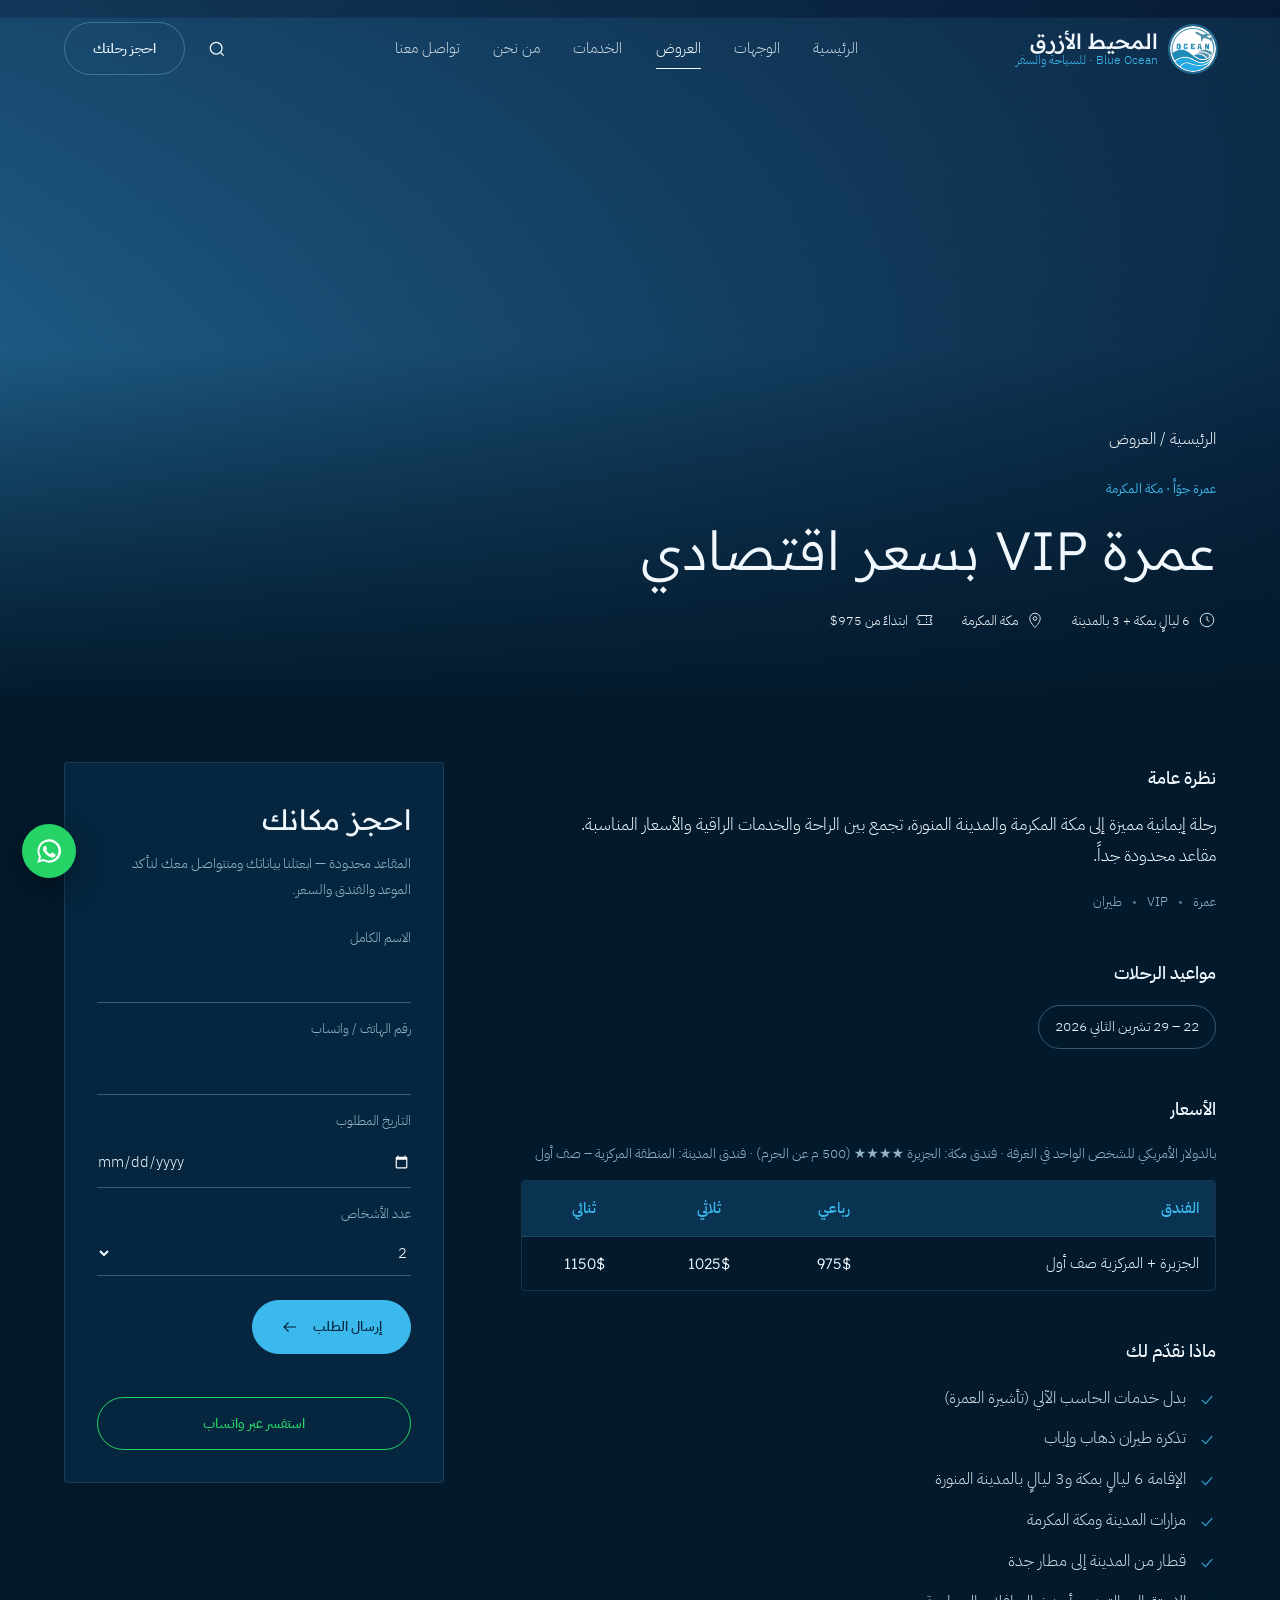
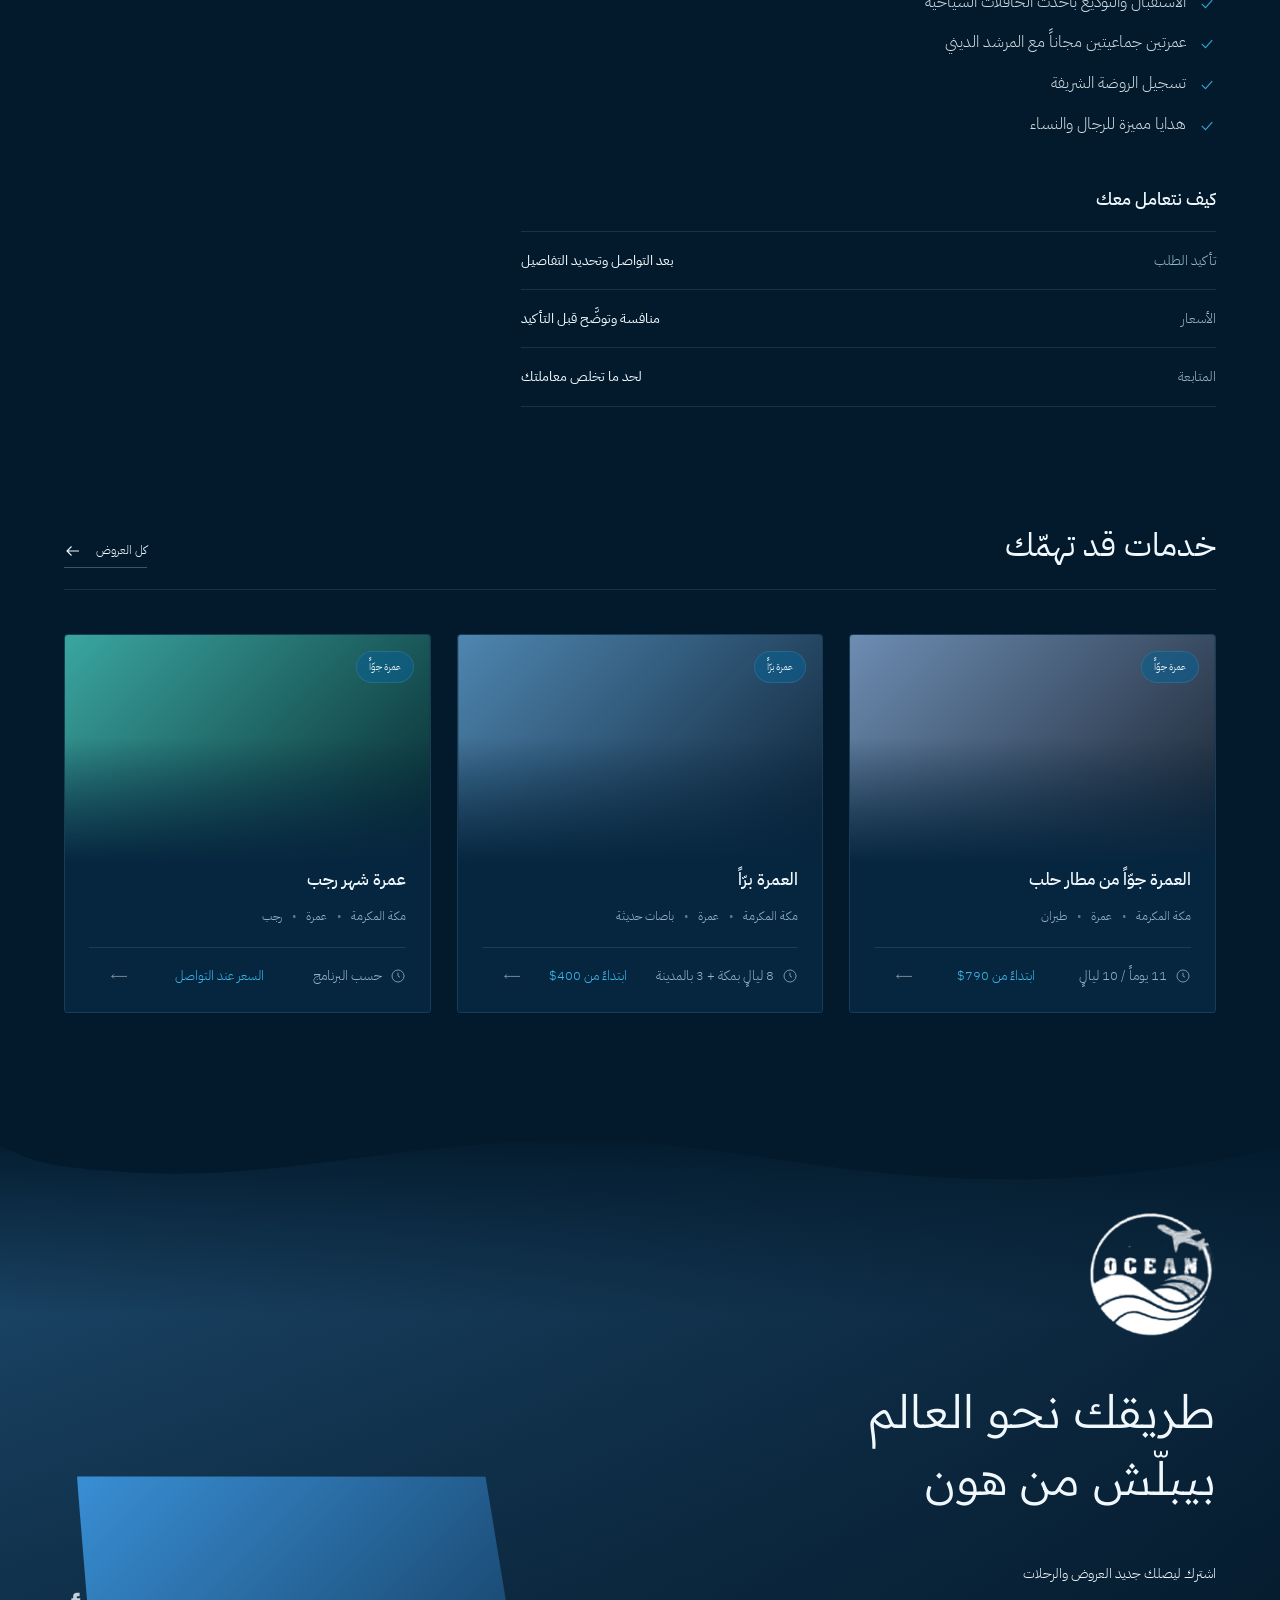
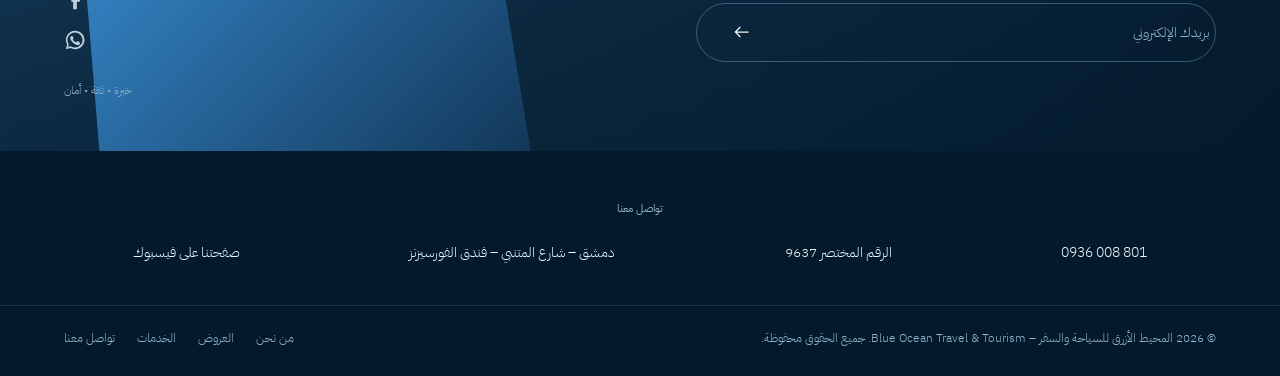
<file: tour.html>
<!DOCTYPE html>
<html lang="ar" dir="rtl">
<head>
  <meta charset="UTF-8" />
  <meta name="viewport" content="width=device-width, initial-scale=1.0" />
  <link rel="preconnect" href="https://fonts.googleapis.com" />
  <link rel="preconnect" href="https://fonts.gstatic.com" crossorigin />
  <link href="https://fonts.googleapis.com/css2?family=IBM+Plex+Sans+Arabic:wght@300;400;500&family=Readex+Pro:wght@200;300;400;500&display=swap" rel="stylesheet" />
  <link rel="icon" type="image/png" href="images/favicon.png" />
  <link rel="stylesheet" href="css/style.css" />
  <link rel="stylesheet" href="css/rtl.css" />
  <title>تفاصيل الرحلة – المحيط الأزرق للسياحة والسفر | Blue Ocean</title>
  <meta name="description" content="تفاصيل الرحلة وبرنامجها وطلب الحجز مع المحيط الأزرق للسياحة والسفر." />
</head>
<body data-page="tour">
  <div id="site-header"></div>

  <section class="page-hero tour-hero" id="tourHero">
    <div class="container">
      <p class="crumbs"><a href="index.html">الرئيسية</a> / <a href="tours.html">العروض</a></p>
      <span class="eyebrow" id="tourType"></span>
      <h1 class="h-lg" id="tourTitle" style="max-width:900px"></h1>
      <div class="tour-meta" id="tourMeta"></div>
    </div>
  </section>

  <section class="section" style="padding-top:60px">
    <div class="container tour-layout">
      <div id="tourBody"></div>

      <aside class="book-card">
        <h3>احجز مكانك</h3>
        <p>المقاعد محدودة — ابعتلنا بياناتك ومنتواصل معك لنأكد الموعد والفندق والسعر.</p>
        <form class="form" data-mail="طلب حجز">
          <input type="hidden" name="الرحلة" id="bookTour" />
          <div class="field"><label for="bName">الاسم الكامل</label><input id="bName" name="الاسم" required /></div>
          <div class="field"><label for="bPhone">رقم الهاتف / واتساب</label><input id="bPhone" name="الهاتف" type="tel" dir="ltr" required /></div>
          <div class="field"><label for="bDate">التاريخ المطلوب</label><input id="bDate" name="التاريخ" type="date" /></div>
          <div class="field"><label for="bPax">عدد الأشخاص</label>
            <select id="bPax" name="عدد الأشخاص"><option>1</option><option selected>2</option><option>3</option><option>4</option><option>5 أو أكثر</option></select></div>
          <button class="btn btn--solid">إرسال الطلب
            <svg viewBox="0 0 24 24" fill="none" stroke="currentColor" stroke-width="1.5"><path d="M4 12h15M14 6l6 6-6 6"/></svg></button>
          <p class="form__msg"></p>
        </form>
        <a class="btn btn--wa" id="tourWa" href="#" target="_blank" rel="noopener">استفسر عبر واتساب</a>
      </aside>
    </div>
  </section>

  <section class="section section--tight">
    <div class="container">
      <div class="section-head reveal"><div><h2 class="h-md">خدمات قد تهمّك</h2></div>
        <a href="tours.html" class="link-all">كل العروض
          <svg viewBox="0 0 24 24" fill="none" stroke="currentColor" stroke-width="1.5"><path d="M4 12h15M14 6l6 6-6 6"/></svg></a></div>
      <div class="tours-grid" id="relatedTours"></div>
    </div>
  </section>

  <div id="site-footer"></div>
  <script src="js/data.js"></script>
  <script src="js/main.js"></script>
  <script src="js/animations.js"></script>
</body>
</html>
</file>
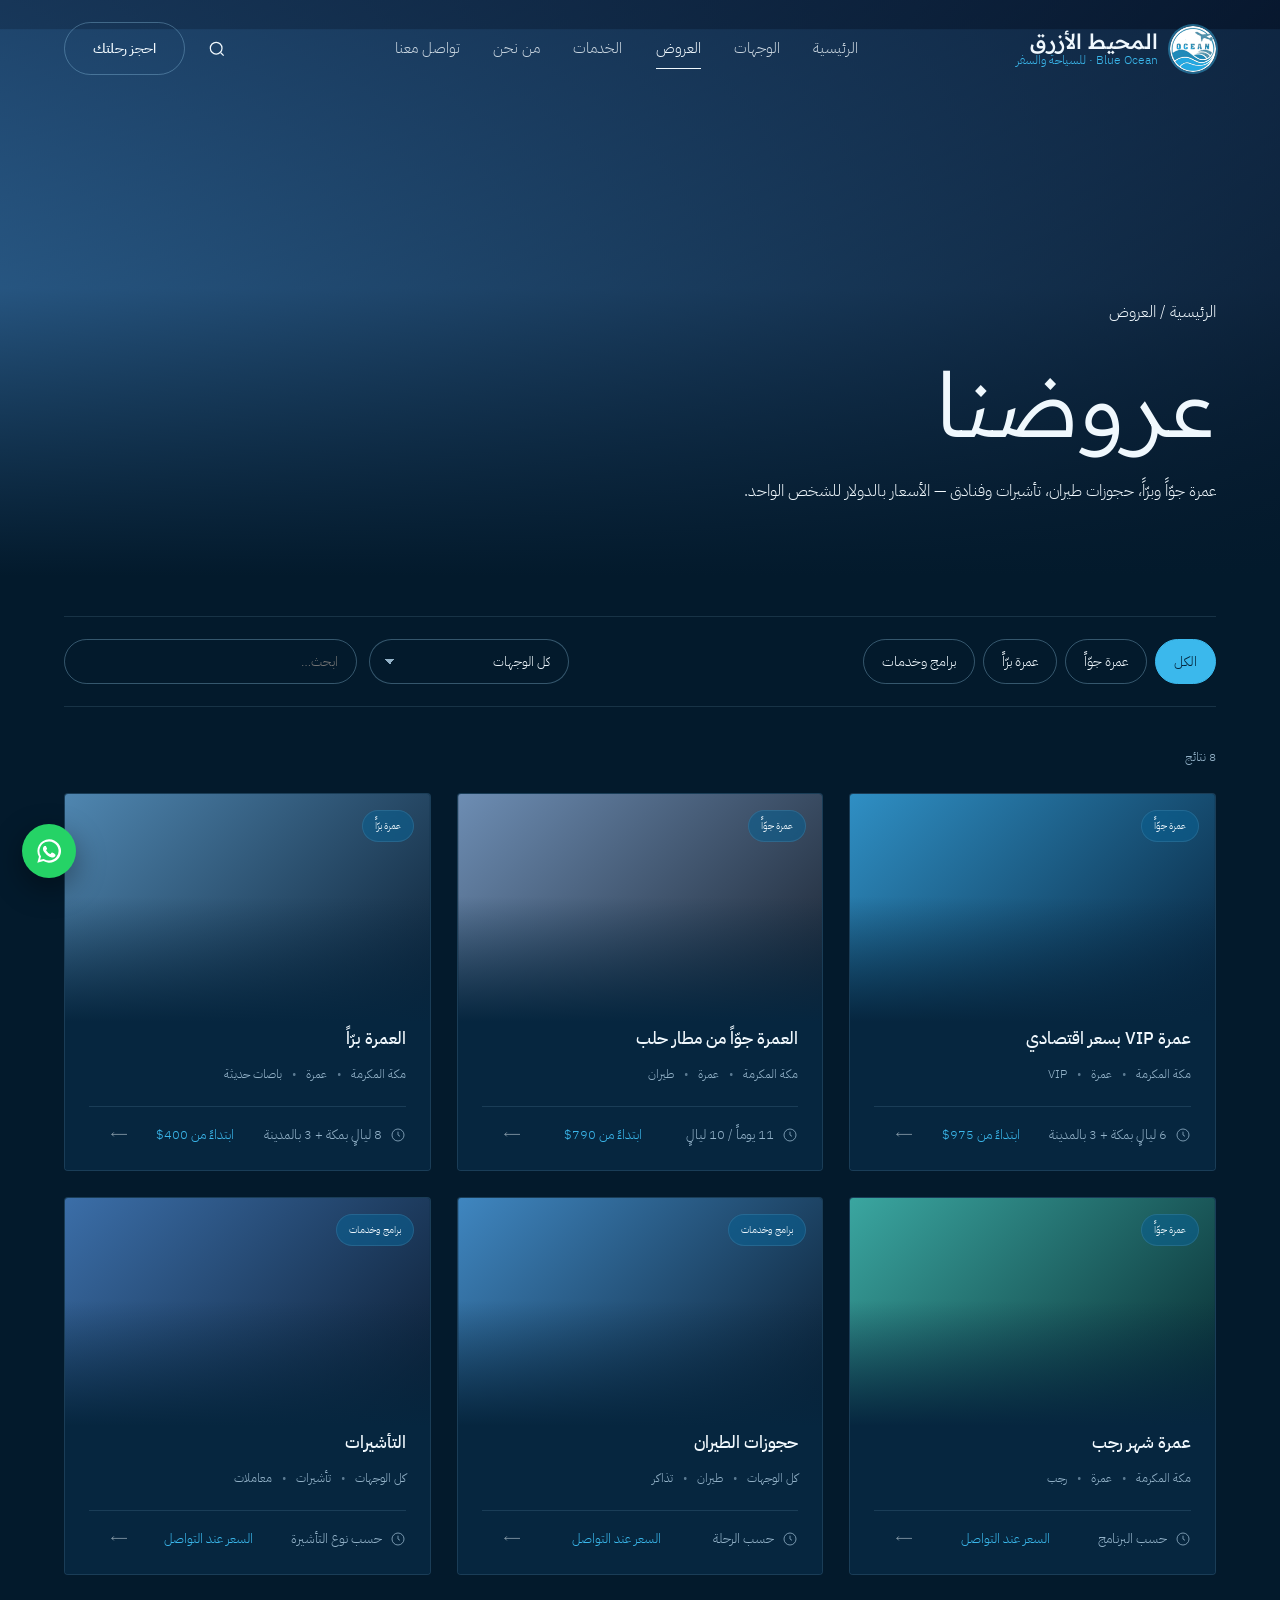
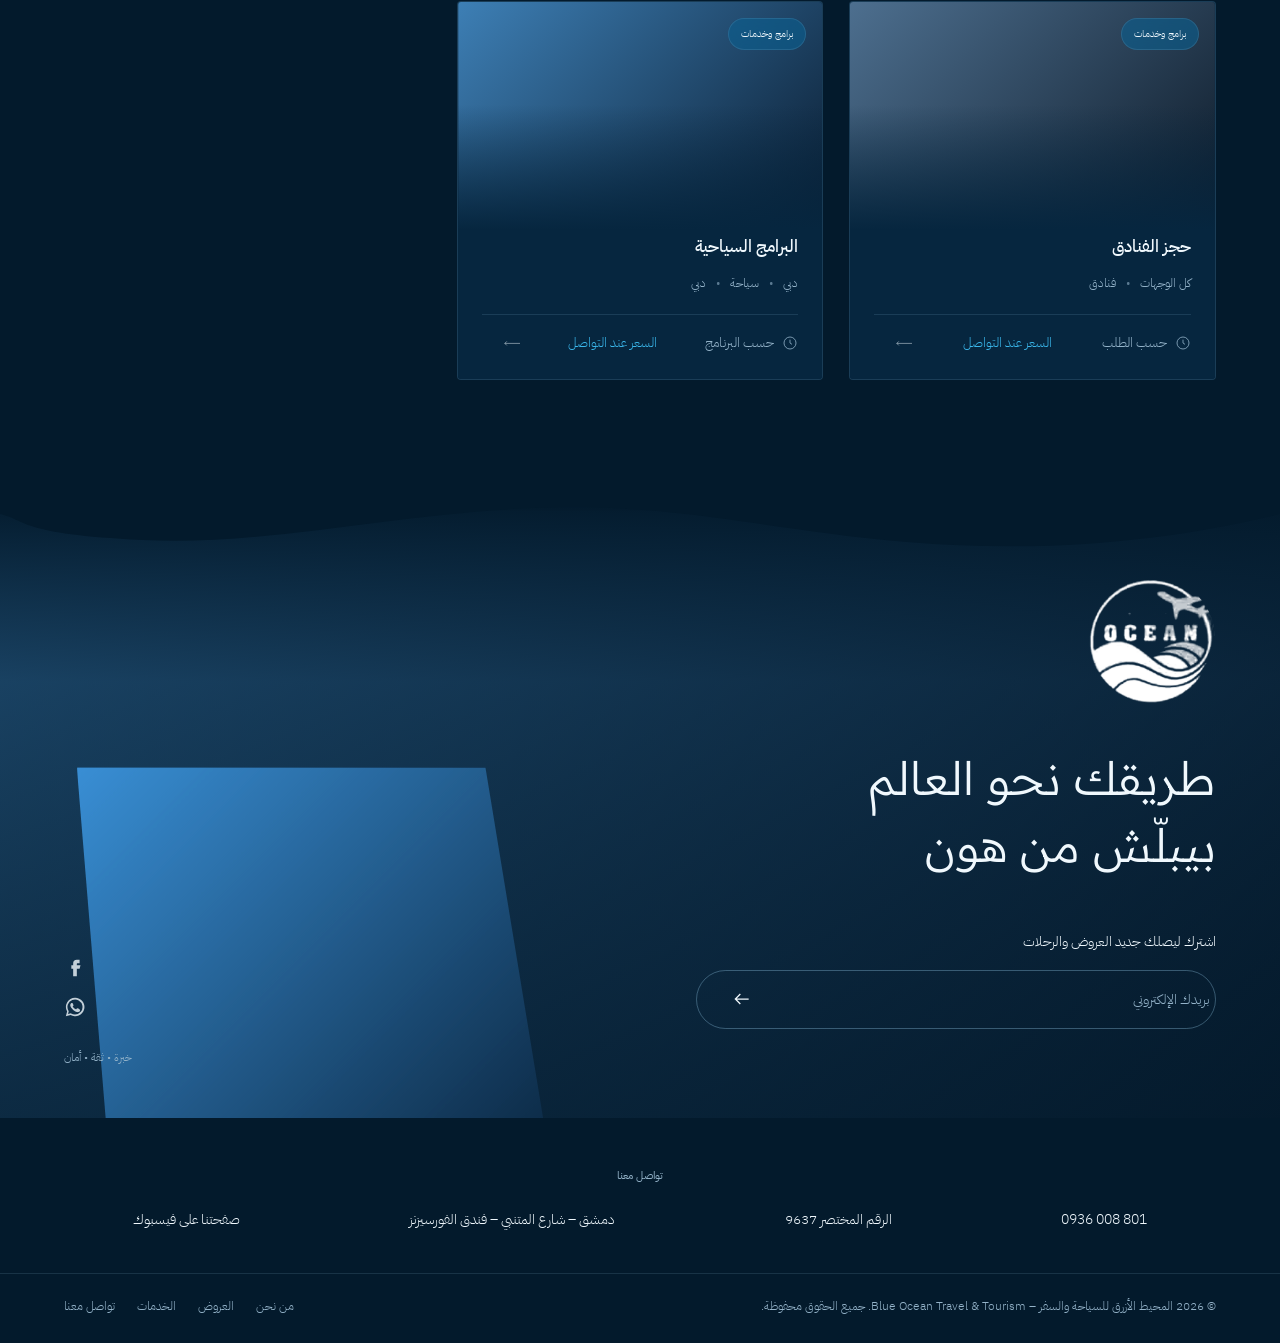
<file: tours.html>
<!DOCTYPE html>
<html lang="ar" dir="rtl">
<head>
  <meta charset="UTF-8" />
  <meta name="viewport" content="width=device-width, initial-scale=1.0" />
  <link rel="preconnect" href="https://fonts.googleapis.com" />
  <link rel="preconnect" href="https://fonts.gstatic.com" crossorigin />
  <link href="https://fonts.googleapis.com/css2?family=IBM+Plex+Sans+Arabic:wght@300;400;500&family=Readex+Pro:wght@200;300;400;500&display=swap" rel="stylesheet" />
  <link rel="icon" type="image/png" href="images/favicon.png" />
  <link rel="stylesheet" href="css/style.css" />
  <link rel="stylesheet" href="css/rtl.css" />
  <title>العروض – المحيط الأزرق للسياحة والسفر | Blue Ocean</title>
  <meta name="description" content="عروض العمرة جوّاً من حلب والعمرة برّاً، عمرة VIP، حجوزات طيران، تأشيرات وفنادق – المحيط الأزرق للسياحة والسفر." />
</head>
<body data-page="tours">
  <div id="site-header"></div>

  <section class="page-hero" data-bg="airport">
    <div class="container">
      <p class="crumbs"><a href="index.html">الرئيسية</a> / العروض</p>
      <h1 class="h-xl">عروضنا</h1>
      <p>عمرة جوّاً وبرّاً، حجوزات طيران، تأشيرات وفنادق — الأسعار بالدولار للشخص الواحد.</p>
    </div>
  </section>

  <section class="section" style="padding-top:40px">
    <div class="container">
      <div class="filters">
        <div class="chips">
          <button class="chip" data-type="all">الكل</button>
          <button class="chip" data-type="air">عمرة جوّاً</button>
          <button class="chip" data-type="land">عمرة برّاً</button>
          <button class="chip" data-type="services">برامج وخدمات</button>
        </div>
        <div class="filters__right">
          <select class="field-inline" id="fDest" aria-label="الوجهة"></select>
          <input class="field-inline" id="fSearch" type="search" placeholder="ابحث…" aria-label="ابحث" />
        </div>
      </div>
      <p class="results-count" id="toursCount" style="margin-bottom:24px"></p>
      <div class="tours-grid" id="toursGrid"></div>
    </div>
  </section>

  <div id="site-footer"></div>
  <script src="js/data.js"></script>
  <script src="js/main.js"></script>
  <script src="js/animations.js"></script>
</body>
</html>
</file>
<file: css/style.css>
/* =========================================================
   AL TAHADI – TRAVEL & TOURS
   Dark editorial theme
   ========================================================= */
:root {
  --bg: #071630;
  --bg-2: #0b1f3f;
  --bg-3: #0f2850;
  --line: rgba(200, 215, 240, 0.13);
  --line-2: rgba(200, 215, 240, 0.32);
  --text: #eef2f8;
  --muted: #97a3b6;
  --brand: #052855;             /* logo navy */
  --silver: #8d8f8f;            /* logo grey */
  --accent: #6f9fe6;            /* light brand blue – change to recolour highlights */
  --ease: cubic-bezier(.77, 0, .18, 1);
  --ease-out: cubic-bezier(.16, 1, .3, 1);
  --display: "Roboto Slab", "Rockwell", serif;
  --sans: "Jost", "Inter", system-ui, sans-serif;
  --pad: clamp(20px, 5vw, 76px);
  --max: 1320px;
  --radius: 4px;
  color-scheme: dark;
}

* { margin: 0; padding: 0; box-sizing: border-box; }
html { scroll-behavior: smooth; }
body { overflow-x: hidden; overflow-x: clip; background: var(--bg); color: var(--text); font-family: var(--sans); font-weight: 300; font-size: 15px; line-height: 1.6; -webkit-font-smoothing: antialiased; }
a { color: inherit; text-decoration: none; }
button, input, select, textarea { font: inherit; color: inherit; }
button { background: none; border: 0; cursor: pointer; }
svg { display: block; flex-shrink: 0; }
img { max-width: 100%; display: block; }
::selection { background: var(--accent); color: #111; }

.container { width: 100%; max-width: var(--max); margin: 0 auto; padding: 0 var(--pad); }
.section { padding: clamp(64px, 9vw, 120px) 0; }
.section--tight { padding-top: 0; }

/* ---------- typography ---------- */
.eyebrow { display: inline-block; font-size: 11px; font-weight: 400; letter-spacing: .22em; text-transform: uppercase; color: var(--muted); margin-bottom: 14px; }
.h-xl { font-family: var(--display); font-weight: 300; font-size: clamp(44px, 7vw, 104px); line-height: 1; letter-spacing: .02em; text-transform: uppercase; }
.h-lg { font-family: var(--display); font-weight: 300; font-size: clamp(32px, 4.2vw, 58px); line-height: 1.08; }
.h-md { font-family: var(--sans); font-weight: 300; font-size: clamp(24px, 2.6vw, 36px); line-height: 1.2; letter-spacing: .04em; text-transform: uppercase; }
.h-sm { font-family: var(--sans); font-weight: 400; font-size: 15px; letter-spacing: .2em; text-transform: uppercase; margin: 44px 0 18px; }
.lead { font-size: 17px; color: var(--text); opacity: .85; max-width: 640px; }
p { color: var(--muted); }

/* ---------- buttons ---------- */
.btn {
  display: inline-flex; align-items: center; gap: 14px;
  border: 1px solid var(--line-2); border-radius: 40px;
  padding: 14px 28px; font-size: 12px; font-weight: 400; letter-spacing: .14em; text-transform: uppercase;
  transition: background .35s, color .35s, border-color .35s;
}
.btn svg { width: 18px; height: 18px; transition: transform .35s var(--ease-out); }
.btn:hover { background: var(--text); color: var(--bg); border-color: var(--text); }
.btn:hover svg { transform: translateX(4px); }
.btn--solid { background: var(--text); color: var(--brand); border-color: var(--text); font-weight: 500; }
.btn--solid:hover { background: transparent; color: var(--text); }
.btn--sm { padding: 9px 20px; font-size: 13px; letter-spacing: .02em; text-transform: none; }
.icon-btn { width: 40px; height: 40px; display: grid; place-items: center; }
.icon-btn svg { width: 20px; height: 20px; }

.link-all { display: inline-flex; align-items: center; gap: 14px; font-size: 12px; letter-spacing: .14em; text-transform: uppercase; padding-bottom: 6px; border-bottom: 1px solid var(--line-2); transition: border-color .3s; white-space: nowrap; }
.link-all svg { width: 18px; transition: transform .35s var(--ease-out); }
.link-all:hover { border-color: var(--text); }
.link-all:hover svg { transform: translateX(5px); }

.long-arrow { display: inline-block; width: 38px; color: var(--text); transition: transform .45s var(--ease-out); }
.long-arrow svg { width: 100%; height: auto; }

/* ---------- reveal ---------- */
.reveal { opacity: 0; transform: translateY(28px); transition: opacity 1s var(--ease-out), transform 1s var(--ease-out); transition-delay: calc(var(--i, 0) * 90ms); }
.reveal.in { opacity: 1; transform: none; }

/* =========================================================
   HEADER
   ========================================================= */
.header {
  position: fixed; top: 0; left: 0; right: 0; z-index: 100;
  display: flex; align-items: center; gap: 32px;
  padding: 22px var(--pad);
  transition: background .4s, padding .4s, border-color .4s;
  border-bottom: 1px solid transparent;
}
.header.scrolled { background: rgba(7,22,48, .88); backdrop-filter: blur(14px); -webkit-backdrop-filter: blur(14px); padding-top: 14px; padding-bottom: 14px; border-color: var(--line); }
.logo { display: flex; align-items: center; gap: 12px; line-height: 1; }
.logo__mark { width: 46px; height: auto; transition: width .4s; }
.header.scrolled .logo__mark { width: 40px; }
.logo__text { display: flex; flex-direction: column; }
.logo__main { font-family: var(--display); font-weight: 400; font-size: 24px; letter-spacing: .01em; }
.logo__sub { font-family: var(--display); font-size: 10.5px; letter-spacing: .08em; color: var(--muted); margin-top: 4px; }
.header__nav { display: flex; gap: clamp(18px, 2.6vw, 40px); margin: 0 auto; }
.header__nav a { position: relative; font-size: 15px; font-weight: 300; opacity: .82; padding: 4px 0; transition: opacity .3s; }
.header__nav a::after { content: ""; position: absolute; left: 0; right: 0; bottom: -3px; height: 1px; background: var(--text); transform: scaleX(0); transform-origin: right; transition: transform .45s var(--ease-out); }
.header__nav a:hover, .header__nav a.active { opacity: 1; }
.header__nav a:hover::after, .header__nav a.active::after { transform: scaleX(1); transform-origin: left; }
.header__right { display: flex; align-items: center; gap: 12px; }
.burger { display: none; width: 40px; height: 40px; position: relative; }
.burger span { position: absolute; left: 9px; right: 9px; height: 1px; background: var(--text); transition: .35s var(--ease-out); }
.burger span:first-child { top: 16px; } .burger span:last-child { top: 23px; }
.menu-open .burger span:first-child { top: 20px; transform: rotate(45deg); }
.menu-open .burger span:last-child { top: 20px; transform: rotate(-45deg); }

/* search overlay */
.search { position: fixed; inset: 0; z-index: 200; background: rgba(5,17,38, .96); display: grid; place-items: center; opacity: 0; pointer-events: none; transition: opacity .4s; }
.search.open { opacity: 1; pointer-events: auto; }
.search__form { display: flex; align-items: center; width: min(720px, 86vw); border-bottom: 1px solid var(--line-2); }
.search__form input { flex: 1; background: none; border: 0; outline: 0; font-family: var(--display); font-size: clamp(26px, 4vw, 48px); padding: 14px 0; }
.search__close { position: absolute; top: 24px; right: var(--pad); font-size: 40px; font-weight: 200; line-height: 1; }

/* =========================================================
   HERO SLIDER (home)
   ========================================================= */
.hero { position: relative; height: 100vh; min-height: 680px; overflow: hidden; isolation: isolate; }
.hero__bg { position: absolute; inset: 0; z-index: -2; background-size: cover; background-position: center; animation: kenburns 14s ease-out both; }
@keyframes kenburns { from { transform: scale(1.08); } to { transform: scale(1); } }
.hero__shade { position: absolute; inset: 0; z-index: -1; pointer-events: none;
  background:
    linear-gradient(90deg, rgba(4,14,32,.7) 0%, rgba(4,14,32,.25) 45%, rgba(4,14,32,0) 70%),
    linear-gradient(0deg, var(--bg) 0%, rgba(7,22,48,0) 30%),
    linear-gradient(180deg, rgba(4,14,32,.5) 0%, rgba(4,14,32,0) 22%); }
.hero__timer { position: absolute; top: 0; left: 0; right: 0; height: 2px; z-index: 120; }
.hero__timer span { display: block; height: 100%; width: 0; background: var(--accent); }
.hero__timer span.run { animation: timer var(--dur, 7s) linear forwards; }
@keyframes timer { to { width: 100%; } }

.mask { overflow: hidden; display: block; }
.mask > span, .hero__title .line > span { display: inline-block; transition: transform .9s var(--ease-out), opacity .9s var(--ease-out); transition-delay: var(--d, 0s); }
.is-out .mask > span, .is-out .hero__title .line > span { transform: translateY(110%); opacity: 0; transition: transform .55s var(--ease), opacity .4s; transition-delay: 0s; }

.hero__content { position: absolute; z-index: 5; left: var(--pad); top: 50%; transform: translateY(-40%); width: min(40%, 600px); }
.hero__eyebrow { font-size: 11px; letter-spacing: .3em; text-transform: uppercase; color: var(--muted); margin-bottom: 26px; display: flex; align-items: center; gap: 14px; }
.hero__eyebrow::before { content: ""; width: 28px; height: 1px; background: var(--text); }
.hero__place { font-size: clamp(14px, 1.2vw, 18px); margin-bottom: 8px; --d: .05s; }
.hero__title { font-family: var(--display); font-weight: 300; font-size: clamp(46px, 6.4vw, 108px); line-height: .98; letter-spacing: .02em; text-transform: uppercase; margin-bottom: 22px; }
.hero__title .line { display: block; overflow: hidden; padding-top: .06em; }
.hero__desc { font-size: 15px; line-height: 1.65; color: var(--text); opacity: .82; max-width: 420px; margin-bottom: 32px; }
.hero__desc > span { display: block !important; --d: .28s; }
.hero__actions-inner { display: flex !important; align-items: center; gap: 16px; --d: .36s; }
.btn-round { width: 46px; height: 46px; border-radius: 50%; border: 1px solid var(--line-2); display: grid; place-items: center; transition: background .3s, color .3s; }
.btn-round svg { width: 15px; height: 15px; }
.btn-round:hover { background: var(--text); color: var(--bg); }

.hero__cards { position: absolute; z-index: 6; left: 46%; top: 50%; transform: translateY(-30%); }
.hero__track { display: flex; gap: clamp(12px, 1.3vw, 20px); }
.hero__track.shift { transition: transform .9s var(--ease); }
.hcard { position: relative; flex: 0 0 clamp(130px, 12.5vw, 205px); height: calc(clamp(130px, 12.5vw, 205px) * 1.42); border-radius: 10px; overflow: hidden; cursor: pointer; background-size: cover; background-position: center; box-shadow: 0 24px 48px -16px rgba(0,0,0,.7); transition: transform .5s var(--ease-out), opacity .5s; }
.hcard::after { content: ""; position: absolute; inset: 0; background: linear-gradient(0deg, rgba(0,0,0,.75) 0%, rgba(0,0,0,0) 58%); }
.hcard:hover { transform: translateY(-8px); }
.hcard__text { position: absolute; left: 14px; right: 12px; bottom: 16px; z-index: 2; transition: opacity .3s; }
.hcard__text i { display: block; width: 14px; height: 1px; background: #fff; margin-bottom: 9px; }
.hcard__text small { display: block; font-size: 10px; opacity: .8; margin-bottom: 5px; white-space: nowrap; overflow: hidden; text-overflow: ellipsis; }
.hcard__text strong { display: block; font-family: var(--display); font-weight: 400; font-size: clamp(14px, 1.2vw, 19px); line-height: 1.1; text-transform: uppercase; letter-spacing: .03em; }
.hcard.enter { animation: hcardIn .8s var(--ease-out) both; }
@keyframes hcardIn { from { opacity: 0; transform: translateX(60px); } }
.hcard.fade-away { opacity: 0; transform: translateX(-30px); }
.hero__expand { position: absolute; z-index: 4; flex: none; box-shadow: 0 30px 60px rgba(0,0,0,.5); transition: top .95s var(--ease), left .95s var(--ease), width .95s var(--ease), height .95s var(--ease), border-radius .95s var(--ease); }
.hero__expand:hover { transform: none; }
.hero__expand .hcard__text { opacity: 0; }
.hero__fade { position: absolute; inset: 0; z-index: -2; background-size: cover; background-position: center; opacity: 0; transition: opacity .9s ease; }
.hero__fade.on { opacity: 1; }

.hero__controls { position: absolute; z-index: 7; left: 46%; right: var(--pad); bottom: clamp(40px, 8vh, 80px); display: flex; align-items: center; gap: 12px; }
.arrow { width: 48px; height: 48px; border-radius: 50%; border: 1px solid var(--line-2); display: grid; place-items: center; transition: background .3s, color .3s; }
.arrow svg { width: 18px; height: 18px; }
.arrow:hover { background: var(--text); color: var(--bg); }
.hero__progress { flex: 1; height: 1px; background: var(--line-2); margin: 0 18px; position: relative; }
.hero__progress span { position: absolute; left: 0; top: -.5px; height: 2px; background: var(--accent); transition: width .9s var(--ease); }
.hero__num { font-family: var(--display); font-size: clamp(36px, 3.4vw, 56px); line-height: 1; min-width: 1.4em; text-align: right; }
.hero__num > span { --d: .2s; }
.hero__side { position: absolute; z-index: 6; right: var(--pad); top: 50%; transform: translateY(-50%); writing-mode: vertical-rl; font-size: 10px; letter-spacing: .4em; text-transform: uppercase; color: var(--muted); }
.hero__scroll { position: absolute; z-index: 7; left: var(--pad); bottom: clamp(40px, 8vh, 80px); display: flex; align-items: center; gap: 12px; font-size: 10px; letter-spacing: .3em; text-transform: uppercase; color: var(--muted); }
.hero__scroll i { width: 1px; height: 40px; background: var(--line-2); position: relative; overflow: hidden; }
.hero__scroll i::after { content: ""; position: absolute; left: 0; top: -40%; width: 100%; height: 40%; background: var(--text); animation: scrollLine 2s ease-in-out infinite; }
@keyframes scrollLine { to { top: 100%; } }

/* =========================================================
   SECTION HEAD
   ========================================================= */
.section-head { display: flex; align-items: flex-end; justify-content: space-between; gap: 24px; margin-bottom: 44px; }
.section-head p { font-size: 14px; margin-top: 10px; }

/* ---------- destination cards (home) ---------- */
.dest-grid { display: grid; grid-template-columns: repeat(5, 1fr); gap: 18px; }
.dest-card { position: relative; aspect-ratio: 3 / 4.1; overflow: hidden; border-radius: var(--radius); display: flex; align-items: flex-end; }
.dest-card__img { position: absolute; inset: 0; background-size: cover; background-position: center; transition: transform 1.2s var(--ease-out); }
.dest-card::after { content: ""; position: absolute; inset: 0; background: linear-gradient(0deg, rgba(4,14,32,.88) 0%, rgba(4,14,32,.1) 55%, rgba(4,14,32,0) 100%); }
.dest-card__body { position: relative; z-index: 2; padding: 22px; }
.dest-card h3 { font-family: var(--sans); font-weight: 400; font-size: clamp(17px, 1.5vw, 22px); letter-spacing: .06em; text-transform: uppercase; margin-bottom: 8px; }
.dest-card p { font-size: 13px; line-height: 1.45; color: var(--text); opacity: .75; margin-bottom: 14px; min-height: 2.9em; }
.dest-card:hover .dest-card__img { transform: scale(1.07); }
.dest-card:hover .long-arrow { transform: translateX(10px); }

/* ---------- split banner ---------- */
.split { display: grid; grid-template-columns: 2fr 1fr; min-height: 560px; }
.split__media { position: relative; background-size: cover; background-position: center; display: flex; align-items: center; padding: clamp(36px, 5vw, 80px) var(--pad); }
.split__media::before { content: ""; position: absolute; inset: 0; background: linear-gradient(90deg, rgba(4,14,32,.82) 0%, rgba(4,14,32,.3) 60%, rgba(4,14,32,.15) 100%); }
.split__content { position: relative; max-width: 480px; }
.split__content .h-md { font-size: clamp(30px, 3.4vw, 50px); margin-bottom: 18px; }
.split__content p { color: var(--text); opacity: .8; margin-bottom: 34px; }
.split__features { background: var(--bg-3); display: flex; flex-direction: column; }
.feature { flex: 1; display: flex; align-items: center; gap: 22px; padding: 30px clamp(24px, 3vw, 44px); border-bottom: 1px solid var(--line); }
.feature:last-child { border-bottom: 0; }
.feature__icon { flex: 0 0 56px; width: 56px; height: 56px; border-radius: 50%; border: 1px solid var(--line-2); display: grid; place-items: center; }
.feature__icon svg { width: 24px; height: 24px; }
.feature h4 { font-weight: 400; font-size: 13px; letter-spacing: .16em; text-transform: uppercase; margin-bottom: 6px; }
.feature p { font-size: 14px; line-height: 1.5; }

/* ---------- tour cards ---------- */
.tours-grid { display: grid; grid-template-columns: repeat(3, 1fr); gap: 26px; }
.tour-card { display: flex; flex-direction: column; background: var(--bg-2); border: 1px solid var(--line); border-radius: var(--radius); overflow: hidden; transition: border-color .4s, transform .5s var(--ease-out); }
.tour-card:hover { border-color: var(--line-2); transform: translateY(-6px); }
.tour-card__img { position: relative; aspect-ratio: 16 / 10; background-size: cover; background-position: center; }
.tour-card__img::after { content: ""; position: absolute; inset: 0; background: linear-gradient(0deg, var(--bg-2) 0%, rgba(11,31,63,0) 55%); }
.tour-card__type { position: absolute; z-index: 2; top: 16px; left: 16px; font-size: 10px; letter-spacing: .18em; text-transform: uppercase; padding: 6px 12px; border-radius: 30px; background: rgba(4,14,32,.55); backdrop-filter: blur(6px); border: 1px solid var(--line); }
.tour-card__body { padding: 4px 24px 24px; display: flex; flex-direction: column; flex: 1; }
.tour-card h3 { font-weight: 400; font-size: 16px; letter-spacing: .08em; text-transform: uppercase; line-height: 1.4; margin-bottom: 12px; }
.tags { display: flex; flex-wrap: wrap; list-style: none; font-size: 12px; color: var(--muted); margin-bottom: 20px; }
.tags li + li::before { content: "•"; margin: 0 10px; opacity: .6; }
.tags--lg { font-size: 13px; letter-spacing: .1em; text-transform: uppercase; margin-top: 18px; }
.tour-card__meta { margin-top: auto; display: flex; align-items: center; justify-content: space-between; padding-top: 16px; border-top: 1px solid var(--line); font-size: 13px; color: var(--muted); }
.tour-card__meta span:first-child { display: flex; align-items: center; gap: 8px; }
.tour-card__meta svg { width: 16px; }
.tour-card:hover .long-arrow { transform: translateX(8px); }

/* ---------- services ---------- */
.services { display: grid; grid-template-columns: repeat(4, 1fr); border-top: 1px solid var(--line); border-left: 1px solid var(--line); }
.services--3 { grid-template-columns: repeat(3, 1fr); }
.service { padding: 40px 32px; border-right: 1px solid var(--line); border-bottom: 1px solid var(--line); transition: background .4s; }
.service:hover { background: var(--bg-2); }
.service__icon { display: grid; place-items: center; width: 52px; height: 52px; border-radius: 50%; border: 1px solid var(--line-2); margin-bottom: 26px; }
.service__icon svg { width: 22px; height: 22px; }
.service h4 { font-weight: 400; font-size: 14px; letter-spacing: .14em; text-transform: uppercase; margin-bottom: 8px; }
.service p { font-size: 14px; }

/* ---------- stats ---------- */
.stats { display: grid; grid-template-columns: repeat(4, 1fr); gap: 24px; padding: 56px 0; border-top: 1px solid var(--line); border-bottom: 1px solid var(--line); }
.stat b { display: block; font-family: var(--display); font-weight: 400; font-size: clamp(40px, 4.4vw, 64px); line-height: 1; margin-bottom: 10px; }
.stat span { font-size: 12px; letter-spacing: .18em; text-transform: uppercase; color: var(--muted); }

/* =========================================================
   FOOTER
   ========================================================= */
.footer__cta { position: relative; overflow: hidden; background-size: cover; background-position: center 70%; min-height: 560px; }
.footer__shade { position: absolute; inset: 0; background: linear-gradient(180deg, var(--bg) 0%, rgba(7,22,48,.6) 30%, rgba(7,22,48,.75) 100%); }
.footer__window { position: absolute; right: 6%; top: 12%; width: 38%; height: 76%; background-size: cover; background-position: center; clip-path: polygon(16% 0, 100% 0, 92% 100%, 0 100%); box-shadow: 0 30px 80px rgba(0,0,0,.5); filter: saturate(1.15) brightness(1.05); }
.footer__cta-inner { position: relative; padding-top: 80px; padding-bottom: 60px; }
.footer__brand { display: block; width: 150px; margin-bottom: 40px; }
.footer__title { font-family: var(--display); font-weight: 300; font-size: clamp(30px, 3.6vw, 50px); line-height: 1.08; text-transform: uppercase; letter-spacing: .02em; margin-bottom: 50px; }
.newsletter { max-width: 520px; }
.newsletter p { font-size: 12px; letter-spacing: .16em; text-transform: uppercase; color: var(--text); margin-bottom: 16px; }
.newsletter__field { display: flex; align-items: center; border: 1px solid var(--line-2); border-radius: 40px; padding: 4px 6px 4px 24px; transition: border-color .3s; }
.newsletter__field:focus-within { border-color: var(--text); }
.newsletter input { flex: 1; background: none; border: 0; outline: 0; padding: 12px 0; font-size: 13px; letter-spacing: .1em; text-transform: uppercase; }
.newsletter input::placeholder { color: var(--muted); }
.newsletter button { width: 42px; height: 42px; display: grid; place-items: center; }
.newsletter button svg { width: 20px; }
.newsletter__msg { display: block; margin-top: 10px; color: var(--accent); min-height: 1.4em; }
.footer__social { position: absolute; right: var(--pad); bottom: 100px; display: flex; flex-direction: column; gap: 18px; }
.footer__social a { opacity: .8; transition: opacity .3s, transform .3s; }
.footer__social a:hover { opacity: 1; transform: scale(1.1); }
.footer__social svg { width: 22px; height: 22px; }
.footer__motto { position: absolute; right: var(--pad); bottom: 50px; font-size: 11px; letter-spacing: .2em; text-transform: uppercase; color: var(--muted); }
.footer__contacts { text-align: center; padding-top: 48px; padding-bottom: 40px; border-bottom: 1px solid var(--line); }
.footer__contacts h4 { font-weight: 400; font-size: 11px; letter-spacing: .24em; text-transform: uppercase; color: var(--muted); margin-bottom: 22px; }
.footer__row { display: flex; justify-content: space-around; flex-wrap: wrap; gap: 18px 32px; font-size: 13px; letter-spacing: .06em; text-transform: uppercase; }
.footer__row a:hover { color: var(--accent); }
.footer__bottom { display: flex; justify-content: space-between; flex-wrap: wrap; gap: 14px; padding-top: 22px; padding-bottom: 26px; font-size: 12px; color: var(--muted); }
.footer__bottom nav { display: flex; gap: 22px; }
.footer__bottom a:hover { color: var(--text); }
.wa-float { position: fixed; z-index: 90; right: 22px; bottom: 22px; width: 54px; height: 54px; border-radius: 50%; background: #25d366; color: #fff; display: grid; place-items: center; box-shadow: 0 10px 30px rgba(0,0,0,.4); }
.wa-float svg { width: 28px; height: 28px; }

/* =========================================================
   INNER PAGES
   ========================================================= */
.page-hero { position: relative; min-height: 64vh; display: flex; align-items: flex-end; background-size: cover; background-position: center; padding: 160px 0 70px; }
.page-hero::before { content: ""; position: absolute; inset: 0; background: linear-gradient(0deg, var(--bg) 0%, rgba(7,22,48,.35) 50%, rgba(7,22,48,.6) 100%); }
.page-hero .container { position: relative; }
.page-hero .h-xl { margin-bottom: 18px; }
.page-hero p { color: var(--text); opacity: .82; max-width: 560px; font-size: 16px; }
.crumbs { font-size: 12px; letter-spacing: .16em; text-transform: uppercase; color: var(--muted); margin-bottom: 20px; }
.crumbs a:hover { color: var(--text); }

/* about */
.two-col { display: grid; grid-template-columns: 1fr 1fr; gap: clamp(36px, 6vw, 100px); align-items: center; }
.two-col__img { aspect-ratio: 4 / 5; background-size: cover; background-position: center; border-radius: var(--radius); }
.two-col p + p { margin-top: 16px; }
.mv { display: grid; grid-template-columns: 1fr 1fr; gap: 1px; background: var(--line); border: 1px solid var(--line); }
.mv > div { background: var(--bg); padding: clamp(32px, 5vw, 64px); }
.mv h3 { font-family: var(--display); font-weight: 400; font-size: clamp(24px, 2.4vw, 34px); margin: 8px 0 16px; }
.mv blockquote { font-family: var(--display); font-size: clamp(20px, 2vw, 26px); line-height: 1.4; color: var(--text); }
.why { display: grid; grid-template-columns: 1fr 1fr; border-top: 1px solid var(--line); }
.why .feature { border-bottom: 1px solid var(--line); padding-left: 0; }
.why .feature:nth-child(odd) { border-right: 1px solid var(--line); padding-right: 40px; }
.why .feature:nth-child(even) { padding-left: 40px; }
.why .feature:last-child { border-bottom: 1px solid var(--line); }

/* destinations page */
.dest-tiles { display: grid; grid-template-columns: repeat(4, 1fr); gap: 18px; }
.dest-tile { position: relative; aspect-ratio: 3 / 4; overflow: hidden; border-radius: var(--radius); display: flex; align-items: flex-end; }
.dest-tile:nth-child(7n+1) { grid-column: span 2; aspect-ratio: auto; }
.dest-tile__img { position: absolute; inset: 0; background-size: cover; background-position: center; transition: transform 1.2s var(--ease-out); }
.dest-tile::after { content: ""; position: absolute; inset: 0; background: linear-gradient(0deg, rgba(4,14,32,.9) 0%, rgba(4,14,32,0) 60%); }
.dest-tile__body { position: relative; z-index: 2; padding: 24px; width: 100%; }
.dest-tile small { font-size: 11px; letter-spacing: .2em; text-transform: uppercase; color: var(--muted); }
.dest-tile h3 { font-family: var(--display); font-weight: 400; font-size: clamp(24px, 2.2vw, 34px); text-transform: uppercase; line-height: 1.1; margin: 4px 0 6px; }
.dest-tile p { font-size: 13px; color: var(--text); opacity: .75; margin-bottom: 14px; }
.dest-tile__count { display: inline-flex; align-items: center; gap: 8px; font-size: 11px; letter-spacing: .16em; text-transform: uppercase; padding-top: 12px; border-top: 1px solid var(--line-2); }
.dest-tile__count svg { width: 16px; transition: transform .4s var(--ease-out); }
.dest-tile:hover .dest-tile__img { transform: scale(1.07); }
.dest-tile:hover .dest-tile__count svg { transform: translateX(5px); }

/* tours page filters */
.filters { display: flex; flex-wrap: wrap; align-items: center; gap: 14px; padding: 22px 0; margin-bottom: 40px; border-top: 1px solid var(--line); border-bottom: 1px solid var(--line); }
.chips { display: flex; flex-wrap: wrap; gap: 8px; }
.chip { padding: 9px 18px; border: 1px solid var(--line-2); border-radius: 30px; font-size: 12px; letter-spacing: .12em; text-transform: uppercase; transition: .3s; }
.chip:hover { border-color: var(--text); }
.chip.active { background: var(--text); color: var(--bg); border-color: var(--text); }
.filters__right { display: flex; gap: 12px; margin-left: auto; flex-wrap: wrap; }
.field-inline { background: transparent; border: 1px solid var(--line-2); border-radius: 30px; padding: 10px 18px; font-size: 13px; outline: 0; min-width: 200px; }
.field-inline:focus { border-color: var(--text); }
select.field-inline { appearance: none; padding-right: 36px; background-image: linear-gradient(45deg, transparent 50%, var(--muted) 50%), linear-gradient(135deg, var(--muted) 50%, transparent 50%); background-position: calc(100% - 20px) 50%, calc(100% - 15px) 50%; background-size: 5px 5px; background-repeat: no-repeat; }
select.field-inline option { background: var(--bg-2); }
.results-count { font-size: 12px; letter-spacing: .14em; text-transform: uppercase; color: var(--muted); }
.empty { grid-column: 1 / -1; text-align: center; padding: 60px 0; }
.empty a { color: var(--accent); }

/* tour detail */
.tour-hero { min-height: 78vh; }
.tour-meta { display: flex; flex-wrap: wrap; gap: 12px 28px; margin-top: 22px; font-size: 13px; letter-spacing: .08em; text-transform: uppercase; }
.tour-meta span { display: flex; align-items: center; gap: 8px; }
.tour-meta svg { width: 18px; }
.tour-layout { display: grid; grid-template-columns: 1fr 380px; gap: clamp(40px, 6vw, 90px); align-items: start; }
.tour-layout > div > .h-sm:first-child { margin-top: 0; }
.itinerary { border-top: 1px solid var(--line); }
.day { border-bottom: 1px solid var(--line); }
.day summary { list-style: none; display: flex; align-items: center; gap: 24px; padding: 22px 0; cursor: pointer; }
.day summary::-webkit-details-marker { display: none; }
.day__n { font-size: 11px; letter-spacing: .2em; text-transform: uppercase; color: var(--accent); min-width: 54px; }
.day__t { flex: 1; font-size: 17px; font-weight: 400; }
.day__plus { width: 14px; height: 14px; position: relative; }
.day__plus::before, .day__plus::after { content: ""; position: absolute; left: 0; right: 0; top: 50%; height: 1px; background: var(--text); transition: transform .35s; }
.day__plus::after { transform: rotate(90deg); }
.day[open] .day__plus::after { transform: rotate(0); }
.day p { padding: 0 0 24px 78px; }
.checklist { list-style: none; display: grid; gap: 12px; }
.checklist li { display: flex; gap: 12px; color: var(--text); opacity: .88; }
.checklist svg { width: 18px; color: var(--accent); margin-top: 3px; }
.policy { list-style: none; border-top: 1px solid var(--line); }
.policy li { display: flex; justify-content: space-between; gap: 20px; padding: 16px 0; border-bottom: 1px solid var(--line); font-size: 14px; }
.policy li span { color: var(--muted); }
.policy li b { font-weight: 400; }

.book-card { position: sticky; top: 110px; background: var(--bg-2); border: 1px solid var(--line); border-radius: var(--radius); padding: 32px; }
.book-card h3 { font-family: var(--display); font-weight: 400; font-size: 28px; margin-bottom: 6px; }
.book-card > p { font-size: 14px; margin-bottom: 24px; }
.book-card__contact { margin-top: 22px; padding-top: 20px; border-top: 1px solid var(--line); display: grid; gap: 10px; font-size: 14px; }
.book-card__contact a { display: flex; align-items: center; gap: 10px; color: var(--muted); }
.book-card__contact a:hover { color: var(--text); }
.book-card__contact svg { width: 18px; }

/* forms */
.form { display: grid; gap: 14px; }
.form--2 { grid-template-columns: 1fr 1fr; }
.form--2 .full { grid-column: 1 / -1; }
.field { display: grid; gap: 6px; }
.field label { font-size: 11px; letter-spacing: .16em; text-transform: uppercase; color: var(--muted); }
.field input, .field select, .field textarea { width: 100%; background: transparent; border: 0; border-bottom: 1px solid var(--line-2); padding: 10px 0; font-size: 15px; outline: 0; transition: border-color .3s; border-radius: 0; }
.field select option { background: var(--bg-2); }
.field textarea { resize: vertical; min-height: 110px; }
.field input:focus, .field select:focus, .field textarea:focus { border-color: var(--text); }
.form .btn { justify-self: start; margin-top: 10px; }
.form__msg { font-size: 13px; color: var(--accent); min-height: 1.2em; }

/* transport rows */
.split-row { display: grid; grid-template-columns: 1.1fr 1fr; gap: clamp(32px, 6vw, 90px); align-items: center; padding: 50px 0; border-bottom: 1px solid var(--line); }
.split-row:last-child { border-bottom: 0; }
.split-row--rev .split-row__img { order: 2; }
.split-row__img { aspect-ratio: 16 / 11; background-size: cover; background-position: center; border-radius: var(--radius); }
.split-row__body .h-md { margin-bottom: 16px; }
.split-row__body > p { margin-bottom: 24px; }
.split-row__body .checklist { margin-bottom: 32px; }

/* contact */
.contact-cards { display: grid; grid-template-columns: repeat(4, 1fr); gap: 1px; background: var(--line); border: 1px solid var(--line); margin-bottom: clamp(60px, 8vw, 100px); }
.contact-card { background: var(--bg); padding: 36px 30px; }
.contact-card .feature__icon { margin-bottom: 22px; }
.contact-card h4 { font-weight: 400; font-size: 12px; letter-spacing: .18em; text-transform: uppercase; color: var(--muted); margin-bottom: 6px; }
.contact-card p { color: var(--text); font-size: 15px; word-break: break-word; }
.contact-card a:hover { color: var(--accent); }
.contact-layout { display: grid; grid-template-columns: 1fr 1.2fr; gap: clamp(40px, 6vw, 100px); }
.contact-social { display: flex; gap: 16px; margin-top: 28px; }
.contact-social a { width: 46px; height: 46px; border-radius: 50%; border: 1px solid var(--line-2); display: grid; place-items: center; transition: .3s; }
.contact-social a:hover { background: var(--text); color: var(--bg); }
.contact-social svg { width: 18px; height: 18px; }
.map { margin-top: clamp(60px, 8vw, 100px); height: 420px; border: 1px solid var(--line); filter: grayscale(1) invert(.92) contrast(.9); }
.map iframe { width: 100%; height: 100%; border: 0; }
.partner { margin-top: clamp(60px, 8vw, 100px); display: grid; grid-template-columns: 1fr auto; gap: 30px; align-items: center; padding: 48px; border: 1px solid var(--line); background: var(--bg-2); }

/* =========================================================
   RESPONSIVE
   ========================================================= */
@media (max-width: 1100px) {
  .header__nav { gap: 20px; }
  .header__nav a { font-size: 14px; }
  .dest-grid { grid-template-columns: repeat(3, 1fr); }
  .dest-grid .dest-card:nth-child(n+4) { display: none; }
  .services { grid-template-columns: repeat(2, 1fr); }
  .services--3 { grid-template-columns: repeat(2, 1fr); }
  .dest-tiles { grid-template-columns: repeat(3, 1fr); }
  .tour-layout { grid-template-columns: 1fr 320px; }
  .hero__cards, .hero__controls { left: 50%; }
  .hero__content { width: 44%; }
  .contact-cards { grid-template-columns: repeat(2, 1fr); }
}

@media (max-width: 900px) {
  .header__nav { display: none; }
  .menu { display: block; }
  .burger { display: block; }
  .header__cta { display: none; }
  .split { grid-template-columns: 1fr; }
  .split__media { min-height: 460px; }
  .tours-grid { grid-template-columns: repeat(2, 1fr); }
  .stats { grid-template-columns: repeat(2, 1fr); }
  .two-col, .contact-layout, .tour-layout { grid-template-columns: 1fr; }
  .book-card { position: static; }
  .mv { grid-template-columns: 1fr; }
  .why { grid-template-columns: 1fr; }
  .why .feature:nth-child(odd) { border-right: 0; padding-right: 0; }
  .why .feature:nth-child(even) { padding-left: 0; }
  .split-row, .split-row--rev { grid-template-columns: 1fr; }
  .split-row--rev .split-row__img { order: 0; }
  .footer__window { opacity: .35; width: 60%; }
  .hero__side { display: none; }
}

@media (max-width: 760px) {
  :root { --pad: 20px; }
  body { font-size: 14px; }
  /* hero: stacked layout – text on top, cards + controls at the bottom */
  .hero { height: auto; min-height: 100vh; min-height: 100svh; display: flex; flex-direction: column; padding: 108px var(--pad) 26px; }
  .hero__content, .hero__cards, .hero__controls { position: relative; left: auto; right: auto; top: auto; bottom: auto; transform: none; width: auto; }
  .hero__eyebrow { margin-bottom: 16px; font-size: 10px; }
  .hero__title { font-size: clamp(40px, 12vw, 58px); margin-bottom: 14px; }
  .hero__desc { font-size: 14px; margin-bottom: 22px; }
  .hero__desc > span { display: -webkit-box !important; -webkit-line-clamp: 3; -webkit-box-orient: vertical; overflow: hidden; }
  .hero__actions-inner { padding: 2px 0; }
  .hero__cards { margin-top: auto; padding-top: 30px; }
  .hcard { flex-basis: 132px; height: 186px; }
  .hero__controls { margin-top: 22px; gap: 10px; }
  .hero__progress { margin: 0 10px; }
  .hero__num { font-size: 40px; }
  .hero__scroll { display: none; }
  .arrow { width: 42px; height: 42px; }
  .section-head { flex-direction: column; align-items: flex-start; }
  .dest-grid { display: flex; overflow-x: auto; scroll-snap-type: x mandatory; margin: 0 calc(var(--pad) * -1); padding: 0 var(--pad) 10px; scrollbar-width: none; }
  .dest-grid .dest-card { flex: 0 0 68%; scroll-snap-align: start; display: flex !important; }
  .tours-grid { grid-template-columns: 1fr; }
  .services, .services--3 { grid-template-columns: 1fr; }
  .dest-tiles { grid-template-columns: 1fr 1fr; gap: 12px; }
  .dest-tile:nth-child(7n+1) { grid-column: span 2; aspect-ratio: 16 / 11; }
  .dest-tile__body { padding: 16px; }
  .dest-tile p { display: none; }
  .filters__right { margin-left: 0; width: 100%; }
  .field-inline { flex: 1; min-width: 0; }
  .contact-cards { grid-template-columns: 1fr; }
  .form--2 { grid-template-columns: 1fr; }
  .partner { grid-template-columns: 1fr; padding: 32px 24px; }
  .footer__social { position: static; flex-direction: row; margin-top: 40px; }
  .footer__motto { position: static; margin-top: 18px; }
  .footer__window { display: none; }
  .footer__row { flex-direction: column; align-items: center; }
  .day p { padding-left: 0; }
  .page-hero { min-height: 56vh; padding-bottom: 50px; }
}

@media (max-height: 720px) and (min-width: 761px) { .hero__desc { display: none; } }

@media (prefers-reduced-motion: reduce) {
  *, *::before, *::after { animation-duration: .01ms !important; transition-duration: .01ms !important; }
  .reveal { opacity: 1; transform: none; }
}

/* =========================================================
   ANIMATIONS & INTERACTIONS
   ========================================================= */

/* ---- reveal variants ---- */
.reveal[data-reveal="left"]  { transform: translateX(-50px); }
.reveal[data-reveal="right"] { transform: translateX(50px); }
.reveal[data-reveal="zoom"]  { transform: scale(.92); }
.reveal[data-reveal="clip"]  { opacity: 1; transform: none; clip-path: inset(0 0 100% 0); transition: clip-path 1.4s var(--ease); transition-delay: calc(var(--i, 0) * 120ms); }
.reveal.in[data-reveal]      { transform: none; }
.reveal.in[data-reveal="clip"] { clip-path: inset(0 0 0 0); }

/* images inside cards zoom out while revealing */
.reveal .dest-card__img, .reveal .dest-tile__img, .reveal .tour-card__img { transform: scale(1.25); }
.reveal.in .dest-card__img, .reveal.in .dest-tile__img, .reveal.in .tour-card__img { transform: scale(1); transition: transform 1.8s var(--ease-out); transition-delay: calc(var(--i, 0) * 90ms); }
.reveal[data-reveal="clip"] { background-size: 130%; transition: clip-path 1.4s var(--ease), background-size 2.2s var(--ease-out); }
.reveal.in[data-reveal="clip"] { background-size: cover; }

/* ---- split words ---- */
.split-words .w { display: inline-block; overflow: hidden; vertical-align: top; padding-bottom: .08em; margin-bottom: -.08em; }
.split-words .w > span { display: inline-block; transform: translateY(110%) rotate(4deg); transform-origin: left bottom; transition: transform 1s var(--ease-out); transition-delay: calc(var(--base, 0s) + var(--wi) * 55ms); }
.split-words.in .w > span, .in .split-words .w > span { transform: none; }
.page-hero .split-words { --base: .45s; }

/* ---- header ---- */
.header { transition: background .4s, padding .4s, border-color .4s, transform .6s var(--ease); animation: headerIn 1.1s var(--ease-out) .5s backwards; }
@keyframes headerIn { from { transform: translateY(-100%); opacity: 0; } }
.header.hide { transform: translateY(-100%); }
.header::after { content: ""; position: absolute; left: 0; bottom: -1px; height: 2px; width: var(--sp, 0%); background: var(--accent); opacity: 0; transition: opacity .3s; }
.header.scrolled::after { opacity: 1; }

/* ---- buttons: fill sweep + magnetic ---- */
.btn, .btn-round, .arrow, .chip, .newsletter__field button { position: relative; overflow: hidden; isolation: isolate; }
.btn::before, .btn-round::before, .arrow::before {
  content: ""; position: absolute; inset: -1px; z-index: -1; border-radius: inherit;
  background: var(--text); transform: translateY(101%); transition: transform .55s var(--ease);
}
.btn:hover::before, .btn-round:hover::before, .arrow:hover::before { transform: translateY(0); }
.btn:hover, .btn-round:hover, .arrow:hover { background: transparent; color: var(--brand); border-color: var(--text); }
.btn--solid::before { background: var(--accent); }
.btn--solid:hover { color: #fff; border-color: var(--accent); }
.magnetic { transition: transform .5s var(--ease-out), background .35s, color .35s, border-color .35s; will-change: transform; }

/* ---- 3D tilt cards + shine ---- */
.tilt { transform-style: preserve-3d; will-change: transform; }
.tilt .shine { position: absolute; inset: 0; z-index: 3; pointer-events: none; opacity: 0; transition: opacity .4s;
  background: radial-gradient(420px circle at var(--mx, 50%) var(--my, 50%), rgba(255,255,255,.16), transparent 45%); }
.tilt:hover .shine { opacity: 1; }
.tour-card { position: relative; }
.tour-card__img { transition: transform .9s var(--ease-out); }
.tour-card:hover .tour-card__img { transform: scale(1.06); }
.tour-card__img, .tour-card__body { position: relative; }
.tour-card__body { background: var(--bg-2); z-index: 1; }
.tour-card h3 { transition: color .3s; }
.tour-card:hover h3 { color: #fff; }
.dest-card h3, .dest-tile h3 { transition: transform .6s var(--ease-out), letter-spacing .6s var(--ease-out); }
.dest-card:hover h3 { letter-spacing: .12em; }
.dest-card p, .dest-tile p { transition: opacity .5s, transform .6s var(--ease-out); }
.dest-card:hover p { transform: translateY(-4px); opacity: 1; }
.dest-card::before, .dest-tile::before { content: ""; position: absolute; inset: 10px; z-index: 3; border: 1px solid rgba(255,255,255,.35); border-radius: 2px; opacity: 0; transform: scale(1.04); transition: opacity .5s, transform .7s var(--ease-out); pointer-events: none; }
.dest-card:hover::before, .dest-tile:hover::before { opacity: 1; transform: scale(1); }

/* ---- features & services hover ---- */
.feature { position: relative; transition: background .5s; }
.feature::before { content: ""; position: absolute; left: 0; top: 0; bottom: 0; width: 2px; background: var(--accent); transform: scaleY(0); transform-origin: bottom; transition: transform .6s var(--ease); }
.feature:hover { background: rgba(255,255,255,.03); }
.feature:hover::before { transform: scaleY(1); transform-origin: top; }
.feature__icon, .service__icon { position: relative; overflow: hidden; transition: color .5s, border-color .5s, transform .7s var(--ease-out); }
.feature__icon::after, .service__icon::after { content: ""; position: absolute; inset: 0; border-radius: 50%; background: var(--text); transform: scale(0); transition: transform .55s var(--ease); z-index: -1; }
.feature__icon, .service__icon { isolation: isolate; }
.feature:hover .feature__icon, .service:hover .service__icon, .contact-card:hover .feature__icon { color: var(--brand); border-color: var(--text); transform: rotate(-12deg); }
.feature:hover .feature__icon::after, .service:hover .service__icon::after, .contact-card:hover .feature__icon::after { transform: scale(1); }
.service { position: relative; }
.service::after { content: ""; position: absolute; left: 0; right: 0; bottom: -1px; height: 2px; background: var(--accent); transform: scaleX(0); transform-origin: right; transition: transform .6s var(--ease); }
.service:hover::after { transform: scaleX(1); transform-origin: left; }
.service h4 { transition: transform .5s var(--ease-out); }
.service:hover h4 { transform: translateX(6px); }

/* ---- misc hovers ---- */
.footer__row a, .footer__row span { position: relative; }
.footer__row a::after { content: ""; position: absolute; left: 0; right: 0; bottom: -4px; height: 1px; background: currentColor; transform: scaleX(0); transform-origin: right; transition: transform .5s var(--ease-out); }
.footer__row a:hover::after { transform: scaleX(1); transform-origin: left; }
.logo__mark { transition: transform .8s var(--ease-out), width .4s; }
.logo:hover .logo__mark { transform: rotate(-8deg) scale(1.06); }
.day summary { transition: padding .4s var(--ease-out); }
.day summary:hover { padding-left: 8px; }
.policy li, .checklist li { transition: transform .4s var(--ease-out); }
.policy li:hover, .checklist li:hover { transform: translateX(6px); }
.stat b { font-variant-numeric: tabular-nums; }
.stats .stat { position: relative; }
.stats .stat::before { content: ""; display: block; width: 0; height: 1px; background: var(--accent); margin-bottom: 18px; transition: width 1.2s var(--ease); transition-delay: calc(var(--i, 0) * 120ms + .2s); }
.stats .stat.in::before { width: 40px; }

/* ---- section-head underline ---- */
.section-head { position: relative; padding-bottom: 22px; }
.section-head::after { content: ""; position: absolute; left: 0; bottom: 0; height: 1px; width: 100%; background: var(--line); transform: scaleX(0); transform-origin: left; transition: transform 1.4s var(--ease) .2s; }
.section-head.in::after { transform: scaleX(1); }

/* ---- custom cursor (mouse only) ---- */
.cursor, .cursor-dot { position: fixed; top: 0; left: 0; z-index: 300; pointer-events: none; border-radius: 50%; }
.cursor { width: 38px; height: 38px; margin: -19px 0 0 -19px; border: 1px solid rgba(238,242,248,.55);
  display: grid; place-items: center; font-size: 10px; letter-spacing: .14em; text-transform: uppercase; color: var(--brand);
  transition: width .4s var(--ease-out), height .4s var(--ease-out), margin .4s var(--ease-out), background .4s, border-color .4s, opacity .3s; }
.cursor-dot { width: 5px; height: 5px; margin: -2.5px 0 0 -2.5px; background: var(--text); transition: opacity .3s; }
.cursor span { opacity: 0; transition: opacity .3s; font-weight: 500; }
.cursor.is-link { width: 60px; height: 60px; margin: -30px 0 0 -30px; border-color: var(--accent); background: rgba(111,159,230,.12); }
.cursor.is-view { width: 84px; height: 84px; margin: -42px 0 0 -42px; background: var(--text); border-color: var(--text); }
.cursor.is-view span { opacity: 1; }
.cursor.is-view + .cursor-dot, .cursor.is-hidden, .cursor.is-hidden + .cursor-dot { opacity: 0; }
@media (hover: none), (pointer: coarse) { .cursor, .cursor-dot { display: none; } }

/* ---- page transition veil ---- */
.veil { position: fixed; inset: 0; z-index: 400; background: var(--brand); display: grid; place-items: center; pointer-events: none;
  transform: translateY(0); animation: veilOut 1s var(--ease) .15s forwards; }
.veil img { width: 90px; opacity: 1; animation: veilLogo 1s var(--ease) forwards; }
@keyframes veilOut { to { transform: translateY(-100%); } }
@keyframes veilLogo { 0% { transform: scale(1); } 100% { transform: translateY(-40px); opacity: 0; } }
.veil.leave { animation: veilIn .7s var(--ease) forwards; transform: translateY(100%); pointer-events: auto; }
.veil.leave img { animation: veilLogoIn .7s var(--ease) .1s both; }
@keyframes veilIn { to { transform: translateY(0); } }
@keyframes veilLogoIn { from { opacity: 0; transform: translateY(30px); } to { opacity: 1; transform: none; } }

/* ---- back to top ---- */
.to-top { position: fixed; z-index: 90; right: 22px; bottom: 22px; width: 50px; height: 50px; border-radius: 50%; display: grid; place-items: center;
  background: rgba(7,22,48,.75); backdrop-filter: blur(8px); border: 1px solid var(--line-2);
  opacity: 0; transform: translateY(20px); pointer-events: none; transition: opacity .4s, transform .5s var(--ease-out), background .3s; }
.to-top.show { opacity: 1; transform: none; pointer-events: auto; }
.to-top svg { position: absolute; inset: -1px; width: calc(100% + 2px); height: calc(100% + 2px); transform: rotate(-90deg); }
.to-top circle { fill: none; stroke: var(--accent); stroke-width: 2; stroke-dasharray: 151; stroke-dashoffset: calc(151 - 151 * var(--sp-n, 0)); }
.to-top i { font-style: normal; font-size: 18px; line-height: 1; }
.to-top:hover { background: var(--text); color: var(--brand); }
.wa-float ~ .to-top, .wa-float + .to-top { bottom: 88px; }

@media (prefers-reduced-motion: reduce) {
  .split-words .w > span { transform: none !important; }
  .reveal[data-reveal="clip"] { clip-path: none; }
  .veil, .cursor, .cursor-dot { display: none; }
  .header { animation: none; }
}
.reveal.in:hover .dest-card__img, .reveal.in:hover .dest-tile__img, .reveal.in:hover .tour-card__img { transform: scale(1.07); transition: transform 1.2s var(--ease-out); transition-delay: 0s; }

/* =========================================================
   MOBILE MENU
   ========================================================= */
.menu { position: fixed; inset: 0; z-index: 99; pointer-events: none; visibility: hidden; transition: visibility 0s 1.2s; }
.menu-open { overflow: hidden; }
.menu-open .menu { pointer-events: auto; visibility: visible; transition: visibility 0s 0s; }
.menu-open .header { background: transparent; border-color: transparent; backdrop-filter: none; -webkit-backdrop-filter: none; transform: none; }

.menu__bg {
  position: absolute; inset: 0;
  background:
    radial-gradient(120% 70% at 100% 0%, rgba(111,159,230,.18) 0%, rgba(111,159,230,0) 60%),
    radial-gradient(90% 60% at 0% 100%, rgba(5,40,85,.9) 0%, rgba(5,40,85,0) 70%),
    var(--bg);
  clip-path: circle(0px at calc(100% - var(--pad) - 20px) 46px);
  transition: clip-path .9s var(--ease) .35s;
}
.menu-open .menu__bg { clip-path: circle(150vmax at calc(100% - var(--pad) - 20px) 46px); transition-delay: 0s; }

.menu__mark { position: absolute; right: -18%; bottom: 8%; width: 90%; max-width: 520px; opacity: 0; transform: rotate(-20deg) scale(.8); transition: opacity .8s, transform 1.4s var(--ease-out); pointer-events: none; }
.menu-open .menu__mark { opacity: .05; transform: rotate(-8deg) scale(1); transition-delay: .3s; }

.menu__links { position: relative; height: 100%; display: flex; flex-direction: column; align-items: center; justify-content: center; gap: 2px; padding: 90px 0 140px; }
.menu__link { position: relative; display: block; text-align: center; padding: 4px 0; transition: opacity .4s; }
.menu__mask { display: block; overflow: hidden; padding: .06em .1em; }
.menu__text {
  display: inline-block; font-family: var(--display); font-weight: 300; font-size: clamp(34px, 10vw, 54px); line-height: 1.12; letter-spacing: .01em;
  transform: translateY(115%) rotate(7deg); transform-origin: left bottom;
  transition: transform .5s var(--ease), color .3s;
  transition-delay: calc((5 - var(--i)) * 35ms);
}
.menu-open .menu__text { transform: none; transition: transform 1s var(--ease-out), color .3s; transition-delay: calc(.38s + var(--i) * 75ms); }
.menu__num {
  position: absolute; right: 100%; top: 1.15em; margin-right: 12px;
  font-size: 11px; letter-spacing: .1em; color: var(--accent);
  opacity: 0; transform: translateX(10px); transition: opacity .3s, transform .5s var(--ease-out);
}
.menu-open .menu__num { opacity: 1; transform: none; transition-delay: calc(.6s + var(--i) * 75ms); }
.menu__link::after {
  content: ""; position: absolute; left: 50%; bottom: 2px; width: 40px; height: 1px; margin-left: -20px; background: var(--accent);
  transform: scaleX(0); transition: transform .6s var(--ease-out);
}
.menu-open .menu__link.active::after { transform: scaleX(1); transition-delay: .9s; }
.menu__link.active .menu__text { color: #fff; }
.menu__links:hover .menu__link:not(:hover) { opacity: .35; }
.menu__link:active .menu__text { transform: scale(.96); }

.menu__foot {
  position: absolute; left: var(--pad); right: var(--pad); bottom: 30px;
  display: flex; flex-direction: column; align-items: center; gap: 14px;
  padding-top: 22px; border-top: 1px solid var(--line);
  opacity: 0; transform: translateY(20px); transition: opacity .3s, transform .4s var(--ease);
}
.menu-open .menu__foot { opacity: 1; transform: none; transition: opacity .6s, transform .9s var(--ease-out); transition-delay: .85s; }
.menu__contacts { display: flex; flex-wrap: wrap; justify-content: center; gap: 6px 22px; font-size: 13px; color: var(--muted); }
.menu__contacts a:hover { color: var(--text); }
.menu__social { display: flex; gap: 12px; }
.menu__social a { width: 40px; height: 40px; border-radius: 50%; border: 1px solid var(--line-2); display: grid; place-items: center; }
.menu__social svg { width: 16px; height: 16px; }

/* burger → X, with a little extra motion */
.burger span { transition: top .35s var(--ease-out), transform .45s var(--ease-out) .1s, width .35s; }
.burger span:last-child { left: 15px; }
.burger:hover span:last-child { left: 9px; }
.menu-open .burger span:last-child { left: 9px; }

@media (prefers-reduced-motion: reduce) {
  .menu__bg { clip-path: none !important; opacity: 0; transition: opacity .2s !important; }
  .menu-open .menu__bg { opacity: 1; }
}

@media (min-width: 901px) { .menu { display: none !important; } }
@media (max-width: 760px) and (max-height: 700px) {
  .hero { padding-top: 96px; }
  .hero__eyebrow { display: none; }
  .hero__desc > span { -webkit-line-clamp: 2; }
  .hcard { flex-basis: 118px; height: 160px; }
  .hero__cards { padding-top: 20px; }
}

@media (max-width: 760px) {
  .h-xl { font-size: clamp(32px, 9.4vw, 48px); }
  .h-lg { font-size: clamp(28px, 8vw, 40px); }
}
.split, .why, .split-row { overflow: hidden; overflow: clip; }
</file>
<file: css/rtl.css>
/* =========================================================
   سلطان الشام – Brand theme + Arabic / RTL layer
   Loaded after style.css
   ========================================================= */
:root {
  --bg: #031a2c;         /* deep ocean */
  --bg-2: #06263f;
  --bg-3: #0a3352;
  --line: rgba(160, 215, 245, 0.13);
  --line-2: rgba(160, 215, 245, 0.32);
  --text: #f0f8fd;
  --muted: #94b3c9;
  --brand: #0b5f8f;      /* logo dark blue  */
  --accent: #3bb8ec;     /* logo light blue */
  --display: "Readex Pro", "IBM Plex Sans Arabic", sans-serif;
  --sans: "IBM Plex Sans Arabic", "Readex Pro", system-ui, sans-serif;
}

/* Arabic letters must never be spaced apart */
[dir="rtl"] body, [dir="rtl"] body * { letter-spacing: 0 !important; text-transform: none !important; }
body { font-size: 16px; line-height: 1.8; }
::selection { background: var(--accent); color: #fff; }

/* ---------- typography tuned for Arabic ---------- */
.h-xl { font-weight: 300; line-height: 1.25; }
.h-lg { font-weight: 300; line-height: 1.35; }
.h-md { font-weight: 400; line-height: 1.4; }
.h-sm { font-size: 18px; font-weight: 500; margin: 44px 0 16px; }
.eyebrow { font-size: 13px; color: var(--accent); }
.hero__title { font-weight: 300; line-height: 1.3; }
.hero__title .line { padding: .06em 0 .14em; }
.hero__eyebrow { font-size: 13px; }
.hero__place { font-size: clamp(15px, 1.3vw, 19px); color: var(--accent); }
.footer__title { line-height: 1.45; font-weight: 300; }
.split-words .w { padding: .08em 0 .3em; margin: -.08em 0 -.3em; }
.split-words .w > span { transform-origin: right bottom; transform: translateY(115%) rotate(-4deg); }
.split-words.in .w > span, .in .split-words .w > span { transform: none; }
.menu__mask { padding: .12em .1em .2em; }
.menu__text { transform-origin: right bottom; transform: translateY(120%) rotate(-7deg); font-weight: 300; }
.menu-open .menu__text { transform: none; }
.logo__main { font-size: 21px; font-weight: 500; }
.logo__sub { font-family: var(--sans); font-size: 11.5px; margin-top: 3px; color: var(--accent); }
.logo__mark { width: 46px; border-radius: 50%; box-shadow: 0 0 0 2px rgba(59,184,236,.45); }
.header.scrolled .logo__mark { width: 40px; }
.tour-card h3 { font-size: 17px; font-weight: 500; line-height: 1.55; }
.dest-card h3 { font-weight: 500; }
.dest-tile h3 { font-weight: 400; }
.service h4, .feature h4 { font-size: 16px; font-weight: 500; }
.btn { font-size: 14px; font-weight: 500; padding: 13px 28px; }
.btn--sm { font-size: 14px; }
.chip { font-size: 14px; }
.field label { font-size: 13px; }
.stat span { font-size: 14px; }
.footer__row { font-size: 14px; }
.newsletter p, .newsletter input { font-size: 14px; }
.hcard__text strong { font-weight: 400; font-size: clamp(15px, 1.3vw, 20px); line-height: 1.35; }
.hcard__text small { font-size: 11px; }

/* ---------- brand colour touches ---------- */
.btn--solid { background: var(--accent); border-color: var(--accent); color: #032238; }
.btn--solid::before { background: var(--text); }
.btn--solid:hover { color: var(--brand); border-color: var(--text); }
.btn--wa { width: 100%; justify-content: center; margin-top: 14px; border-color: #25d366; color: #25d366; }
.btn--wa::before { background: #25d366; }
.btn--wa:hover { color: #fff; border-color: #25d366; }
.tour-card__price { color: var(--accent); font-size: 13px; }
.tour-card__type { background: rgba(11, 95, 143, .6); }
.day__n { color: var(--accent); }
.cursor.is-link { background: rgba(59, 184, 236, .14); }
.chip.active { background: var(--accent); border-color: var(--accent); color: #032238; }
.dest-tile small, .dest-card p { color: var(--text); }
.service__link { display: inline-flex; align-items: center; gap: 8px; margin-top: 18px; font-size: 14px; color: var(--accent); }
.service__link svg { width: 16px; transform: scaleX(-1); transition: transform .4s var(--ease-out); }
.service__link:hover svg { transform: scaleX(-1) translateX(5px); }

/* steps (services page) */
.steps { list-style: none; display: grid; gap: 26px; }
.steps li { display: flex; gap: 20px; align-items: flex-start; padding-bottom: 22px; border-bottom: 1px solid var(--line); }
.steps li:last-child { border-bottom: 0; }
.steps b { font-family: var(--display); font-weight: 300; font-size: 34px; line-height: 1; color: var(--accent); min-width: 54px; }
.steps h4 { font-weight: 500; font-size: 17px; margin-bottom: 4px; }

/* =========================================================
   RTL mirroring
   ========================================================= */
/* arrows point the reading direction */
[dir="rtl"] .btn svg, [dir="rtl"] .link-all svg, [dir="rtl"] .long-arrow svg,
[dir="rtl"] .dest-tile__count svg, [dir="rtl"] .arrow svg, [dir="rtl"] .search__form svg,
[dir="rtl"] .newsletter button svg { transform: scaleX(-1); }
[dir="rtl"] .btn:hover svg, [dir="rtl"] .link-all:hover svg, [dir="rtl"] .dest-tile:hover .dest-tile__count svg { transform: scaleX(-1) translateX(5px); }
[dir="rtl"] .dest-card:hover .long-arrow { transform: translateX(-10px); }
[dir="rtl"] .tour-card:hover .long-arrow { transform: translateX(-8px); }

/* hero */
[dir="rtl"] .hero__shade {
  background:
    linear-gradient(270deg, rgba(2,16,28,.75) 0%, rgba(2,16,28,.28) 45%, rgba(2,16,28,0) 70%),
    linear-gradient(0deg, var(--bg) 0%, rgba(3,26,44,0) 30%),
    linear-gradient(180deg, rgba(2,16,28,.5) 0%, rgba(2,16,28,0) 22%);
}
@media (min-width: 761px) {
  [dir="rtl"] .hero__content { left: auto; right: var(--pad); }
  [dir="rtl"] .hero__cards { left: auto; right: 46%; }
  [dir="rtl"] .hero__controls { left: var(--pad); right: 46%; }
  [dir="rtl"] .hero__scroll { left: auto; right: var(--pad); }
}
@media (min-width: 761px) and (max-width: 1100px) {
  [dir="rtl"] .hero__cards { right: 50%; }
  [dir="rtl"] .hero__controls { right: 50%; }
}
[dir="rtl"] .hero__progress span { left: auto; right: 0; }
[dir="rtl"] .hero__num { text-align: left; }
[dir="rtl"] .hcard__text { left: 12px; right: 14px; }
[dir="rtl"] .hcard.enter { animation-name: hcardInRtl; }
@keyframes hcardInRtl { from { opacity: 0; transform: translateX(-60px); } }
[dir="rtl"] .hcard.fade-away { transform: translateX(30px); }

/* sections */
[dir="rtl"] .split__media::before { background: linear-gradient(270deg, rgba(2,16,28,.85) 0%, rgba(2,16,28,.3) 60%, rgba(2,16,28,.15) 100%); }
[dir="rtl"] .feature::before { left: auto; right: 0; }
[dir="rtl"] .why .feature { padding-right: 0; }
[dir="rtl"] .why .feature:nth-child(odd) { border-right: 0; border-left: 1px solid var(--line); padding-right: 0; padding-left: 40px; }
[dir="rtl"] .why .feature:nth-child(even) { padding-left: 0; padding-right: 40px; }
[dir="rtl"] .services { border-left: 0; border-right: 1px solid var(--line); }
[dir="rtl"] .service { border-right: 0; border-left: 1px solid var(--line); }
[dir="rtl"] .service::after { transform-origin: left; }
[dir="rtl"] .service:hover::after { transform-origin: right; }
[dir="rtl"] .service:hover h4 { transform: translateX(-6px); }
[dir="rtl"] .tour-card__type { left: auto; right: 16px; }
[dir="rtl"] .header__nav a::after { transform-origin: left; }
[dir="rtl"] .header__nav a:hover::after, [dir="rtl"] .header__nav a.active::after { transform-origin: right; }
[dir="rtl"] .footer__row a::after { transform-origin: left; }
[dir="rtl"] .footer__row a:hover::after { transform-origin: right; }
[dir="rtl"] .section-head::after { transform-origin: right; }
[dir="rtl"] .day p { padding: 0 78px 24px 0; }
[dir="rtl"] .day summary:hover { padding-left: 0; padding-right: 8px; }
[dir="rtl"] .policy li:hover, [dir="rtl"] .checklist li:hover { transform: translateX(-6px); }
[dir="rtl"] .filters__right { margin-left: 0; margin-right: auto; }
[dir="rtl"] select.field-inline { padding-right: 18px; padding-left: 36px; background-position: 15px 50%, 20px 50%; }
[dir="rtl"] .search__close { right: auto; left: var(--pad); }
[dir="rtl"] .wa-float, [dir="rtl"] .to-top { right: auto; left: 22px; }

/* footer */
[dir="rtl"] .footer__window { right: auto; left: 6%; clip-path: polygon(0 0, 84% 0, 100% 100%, 8% 100%); }
[dir="rtl"] .footer__social, [dir="rtl"] .footer__motto { right: auto; left: var(--pad); }
[dir="rtl"] .footer__shade { background: linear-gradient(180deg, var(--bg) 0%, rgba(3,26,44,.6) 30%, rgba(3,26,44,.78) 100%); }

/* menu */
[dir="rtl"] .menu__bg { clip-path: circle(0px at calc(var(--pad) + 20px) 46px); }
[dir="rtl"].menu-open .menu__bg, .menu-open[dir="rtl"] .menu__bg, [dir="rtl"] .menu-open .menu__bg { clip-path: circle(150vmax at calc(var(--pad) + 20px) 46px); }
[dir="rtl"] .menu__mark { right: auto; left: -18%; }
[dir="rtl"] .menu__num { right: auto; left: 100%; margin-right: 0; margin-left: 12px; transform: translateX(-10px); }
[dir="rtl"] .menu-open .menu__num { transform: none; }

@media (max-width: 900px) {
  [dir="rtl"] .why .feature:nth-child(odd) { border-left: 0; padding-left: 0; }
  [dir="rtl"] .why .feature:nth-child(even) { padding-right: 0; }
}
@media (max-width: 760px) {
  [dir="rtl"] .day p { padding-right: 0; }
  [dir="rtl"] .filters__right { margin-right: 0; }
  .hero__title { font-size: clamp(38px, 11vw, 54px); }
  .h-xl { font-size: clamp(34px, 10vw, 48px); }
}

/* reviews */
.reviews { display: grid; grid-template-columns: repeat(auto-fit, minmax(280px, 1fr)); gap: 20px; }
.review { margin: 0; padding: 36px; border: 1px solid var(--line); background: var(--bg-2); border-radius: var(--radius); }
.review__stars { color: var(--accent); font-size: 18px; letter-spacing: 4px; }
.review blockquote { font-family: var(--display); font-weight: 300; font-size: clamp(22px, 2.2vw, 30px); line-height: 1.6; margin: 14px 0 18px; color: var(--text); }
.review figcaption { font-size: 14px; color: var(--muted); }

/* ===== Blue Ocean extras ===== */
.logo__sub { font-family: var(--sans); }
.footer__brand { width: 130px; }
.veil { background: radial-gradient(circle at 50% 45%, #0b5f8f 0%, #031a2c 70%); }
.veil img { border-radius: 50%; }
.menu__mark { border-radius: 50%; }
.dates { display: flex; flex-wrap: wrap; gap: 10px; }
.dates span { padding: 8px 16px; border: 1px solid var(--line-2); border-radius: 30px; font-size: 14px; color: var(--text); }
.price-note { font-size: 14px; margin-bottom: 14px; }
.price-table { overflow-x: auto; border: 1px solid var(--line); border-radius: var(--radius); }
.price-table table { width: 100%; border-collapse: collapse; min-width: 460px; font-size: 15px; }
.price-table th { background: var(--bg-3); color: var(--accent); font-weight: 500; padding: 14px 16px; text-align: right; }
.price-table th:not(:first-child), .price-table td:not(:first-child) { text-align: center; width: 18%; }
.price-table td { padding: 13px 16px; border-top: 1px solid var(--line); color: var(--text); }
.price-table tbody tr { transition: background .3s; }
.price-table tbody tr:hover { background: rgba(59,184,236,.08); }
.price-table td:not(:first-child) { font-family: var(--display); font-variant-numeric: tabular-nums; }
/* wave divider on the footer CTA */
.footer__cta::after { content: ""; position: absolute; left: 0; right: 0; top: -1px; height: 60px; pointer-events: none;
  background: url("data:image/svg+xml,%3Csvg xmlns='http://www.w3.org/2000/svg' viewBox='0 0 1440 60' preserveAspectRatio='none'%3E%3Cpath d='M0 0h1440v20c-120 26-260 40-420 28S760 8 600 14 300 52 160 46 30 26 0 20z' fill='%23031a2c'/%3E%3C/svg%3E") top/100% 100% no-repeat; }
.tour-layout > * { min-width: 0; }
</file>
